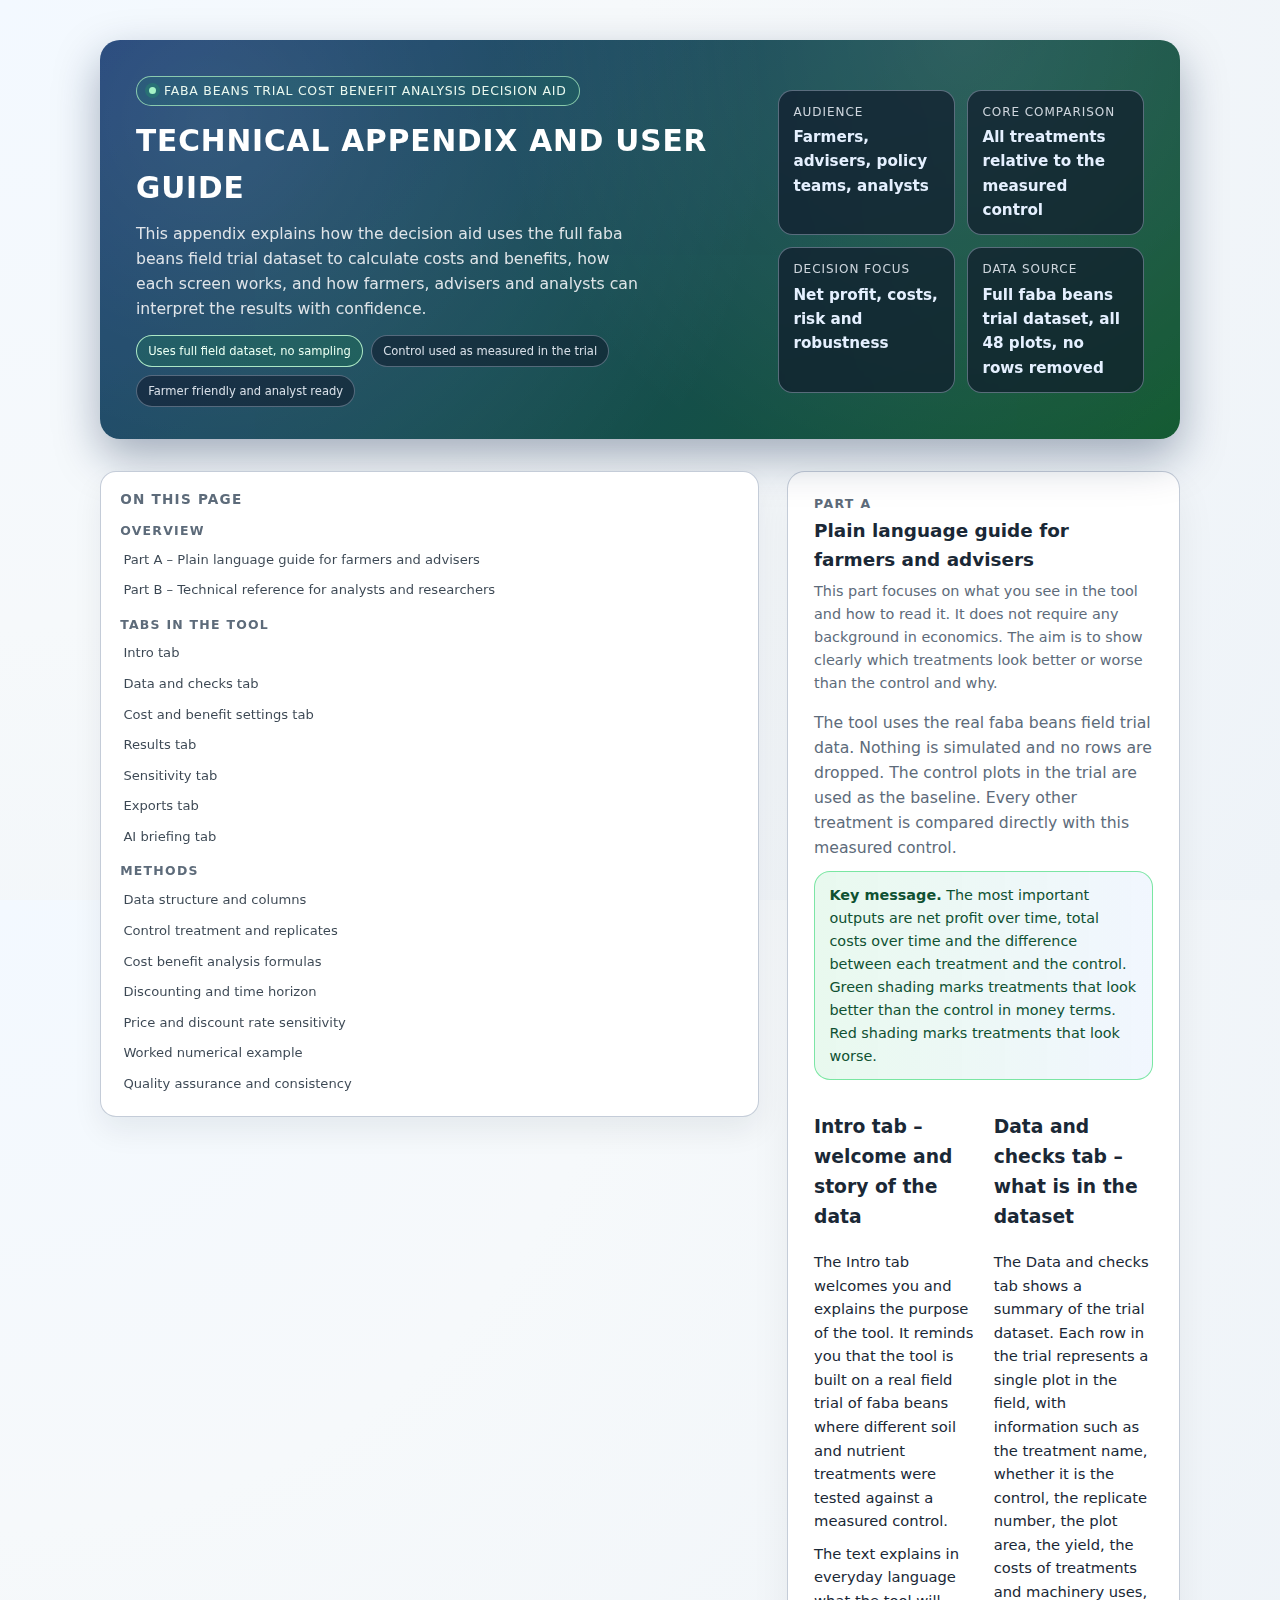
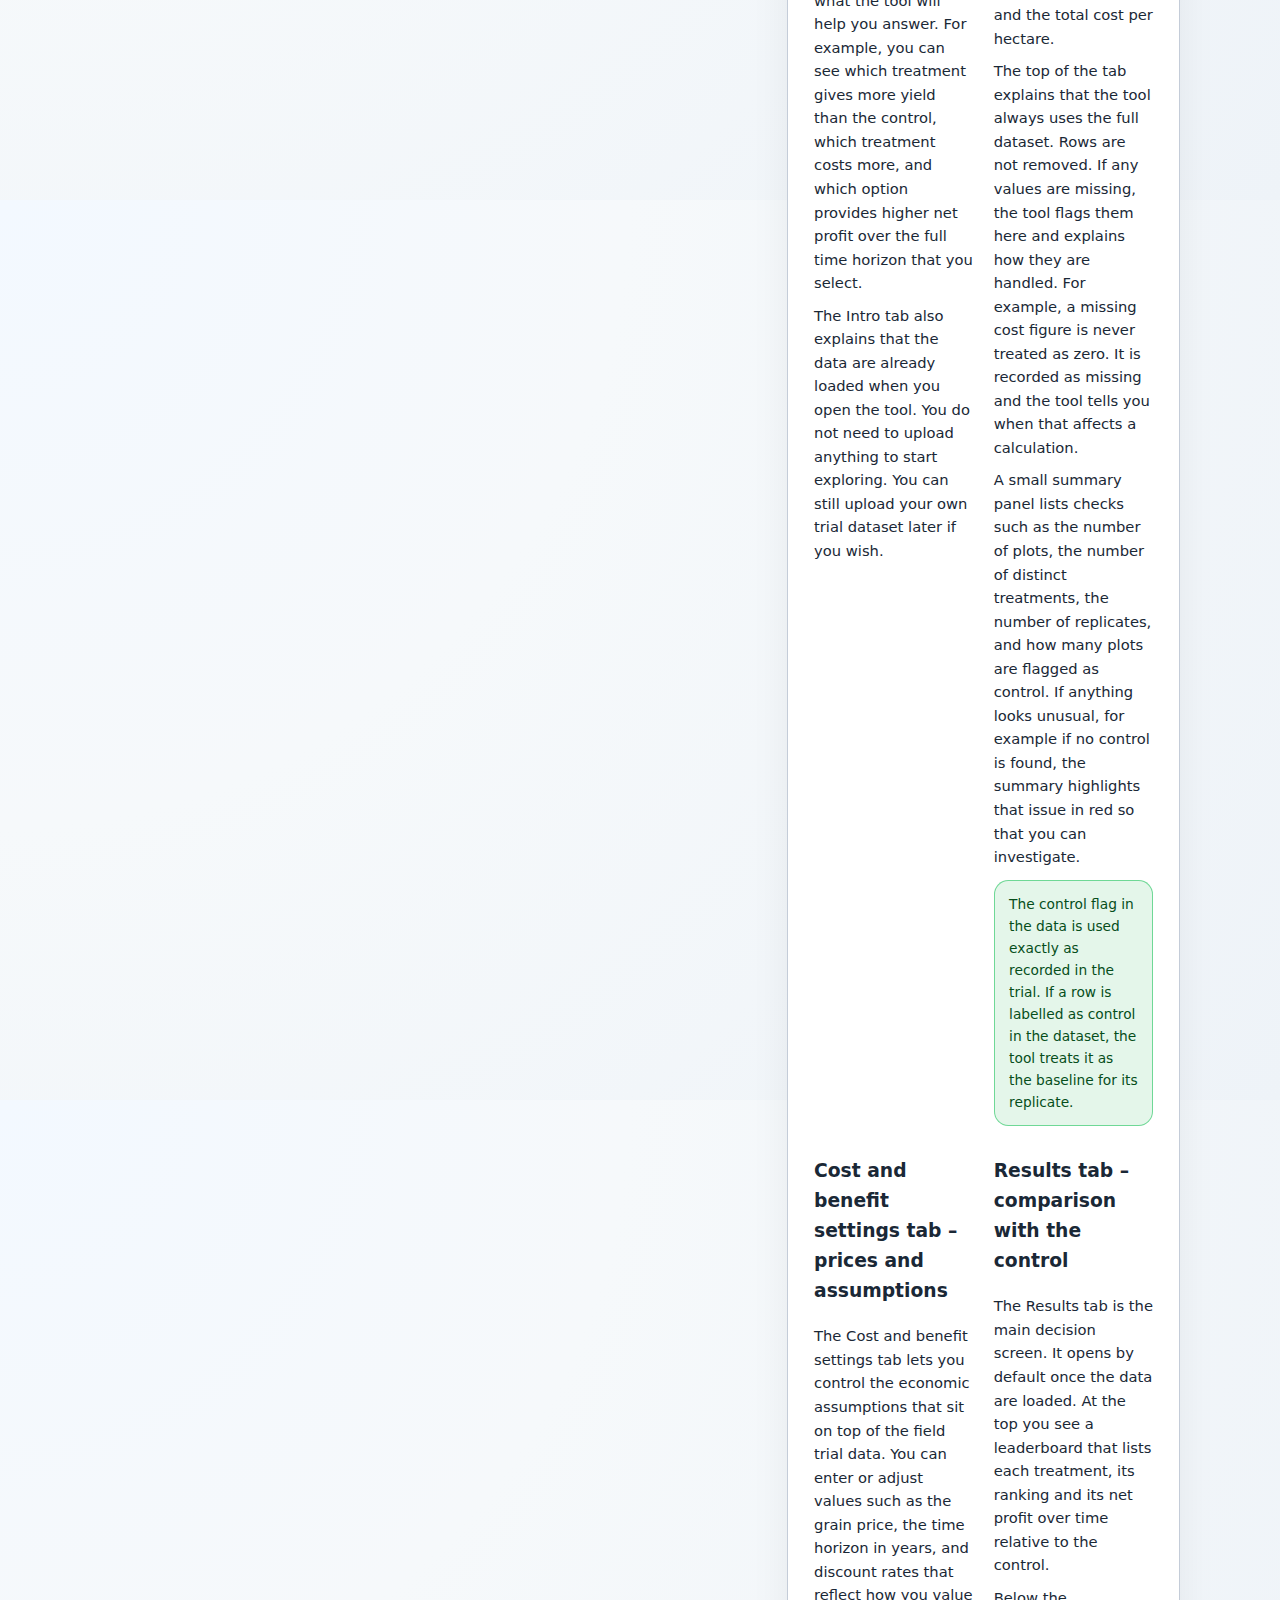
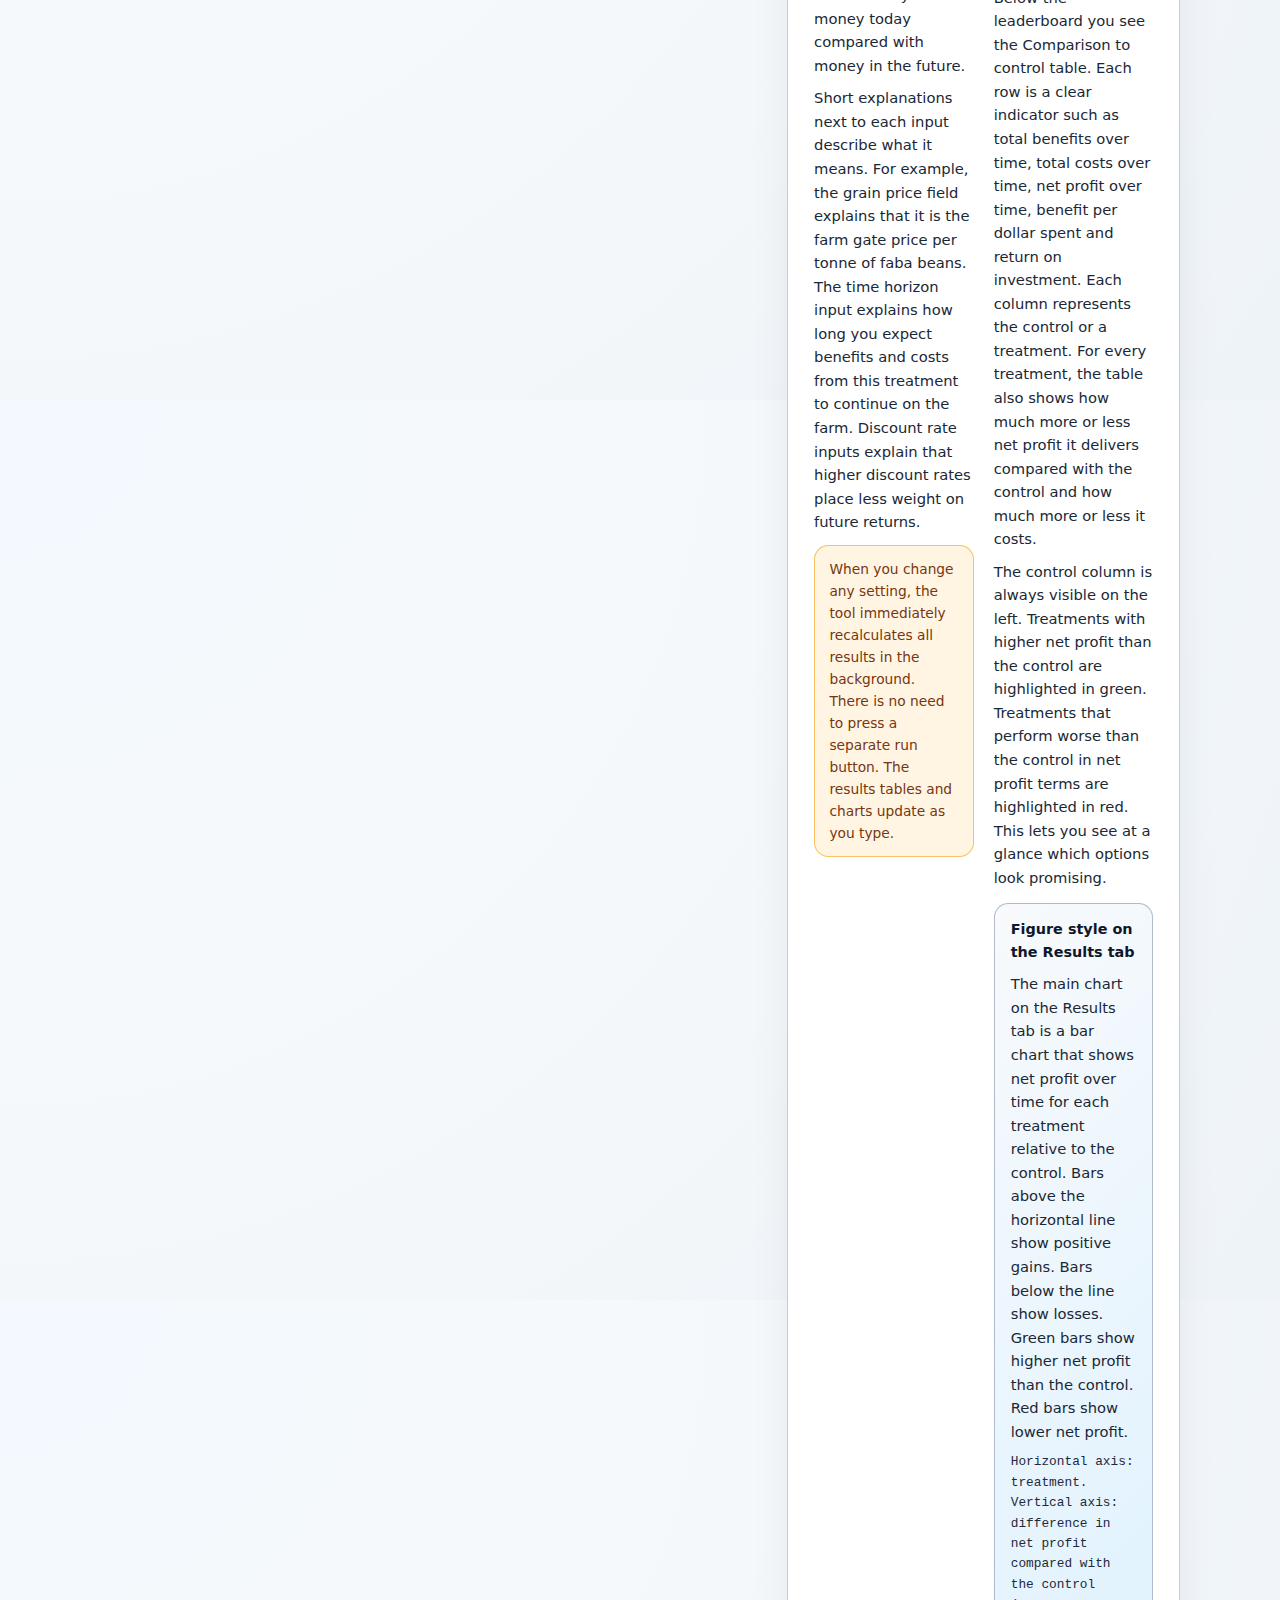
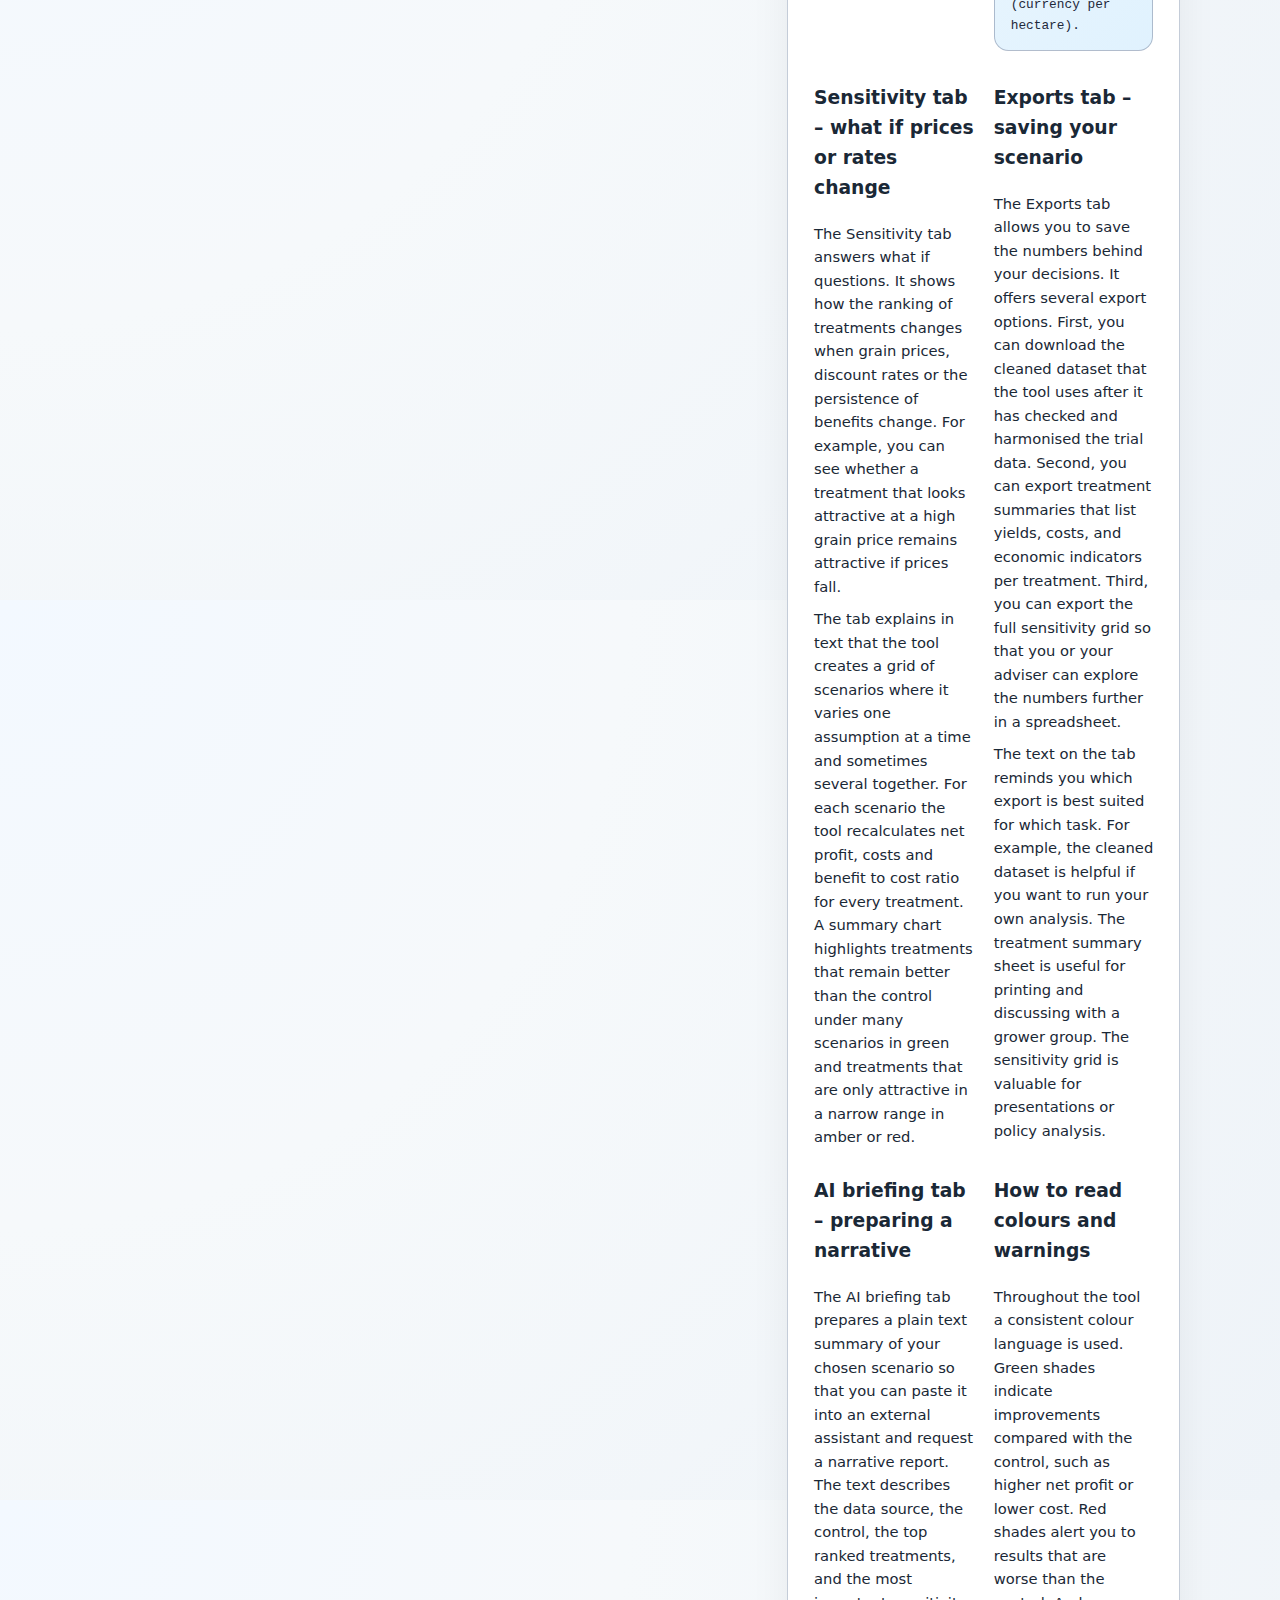
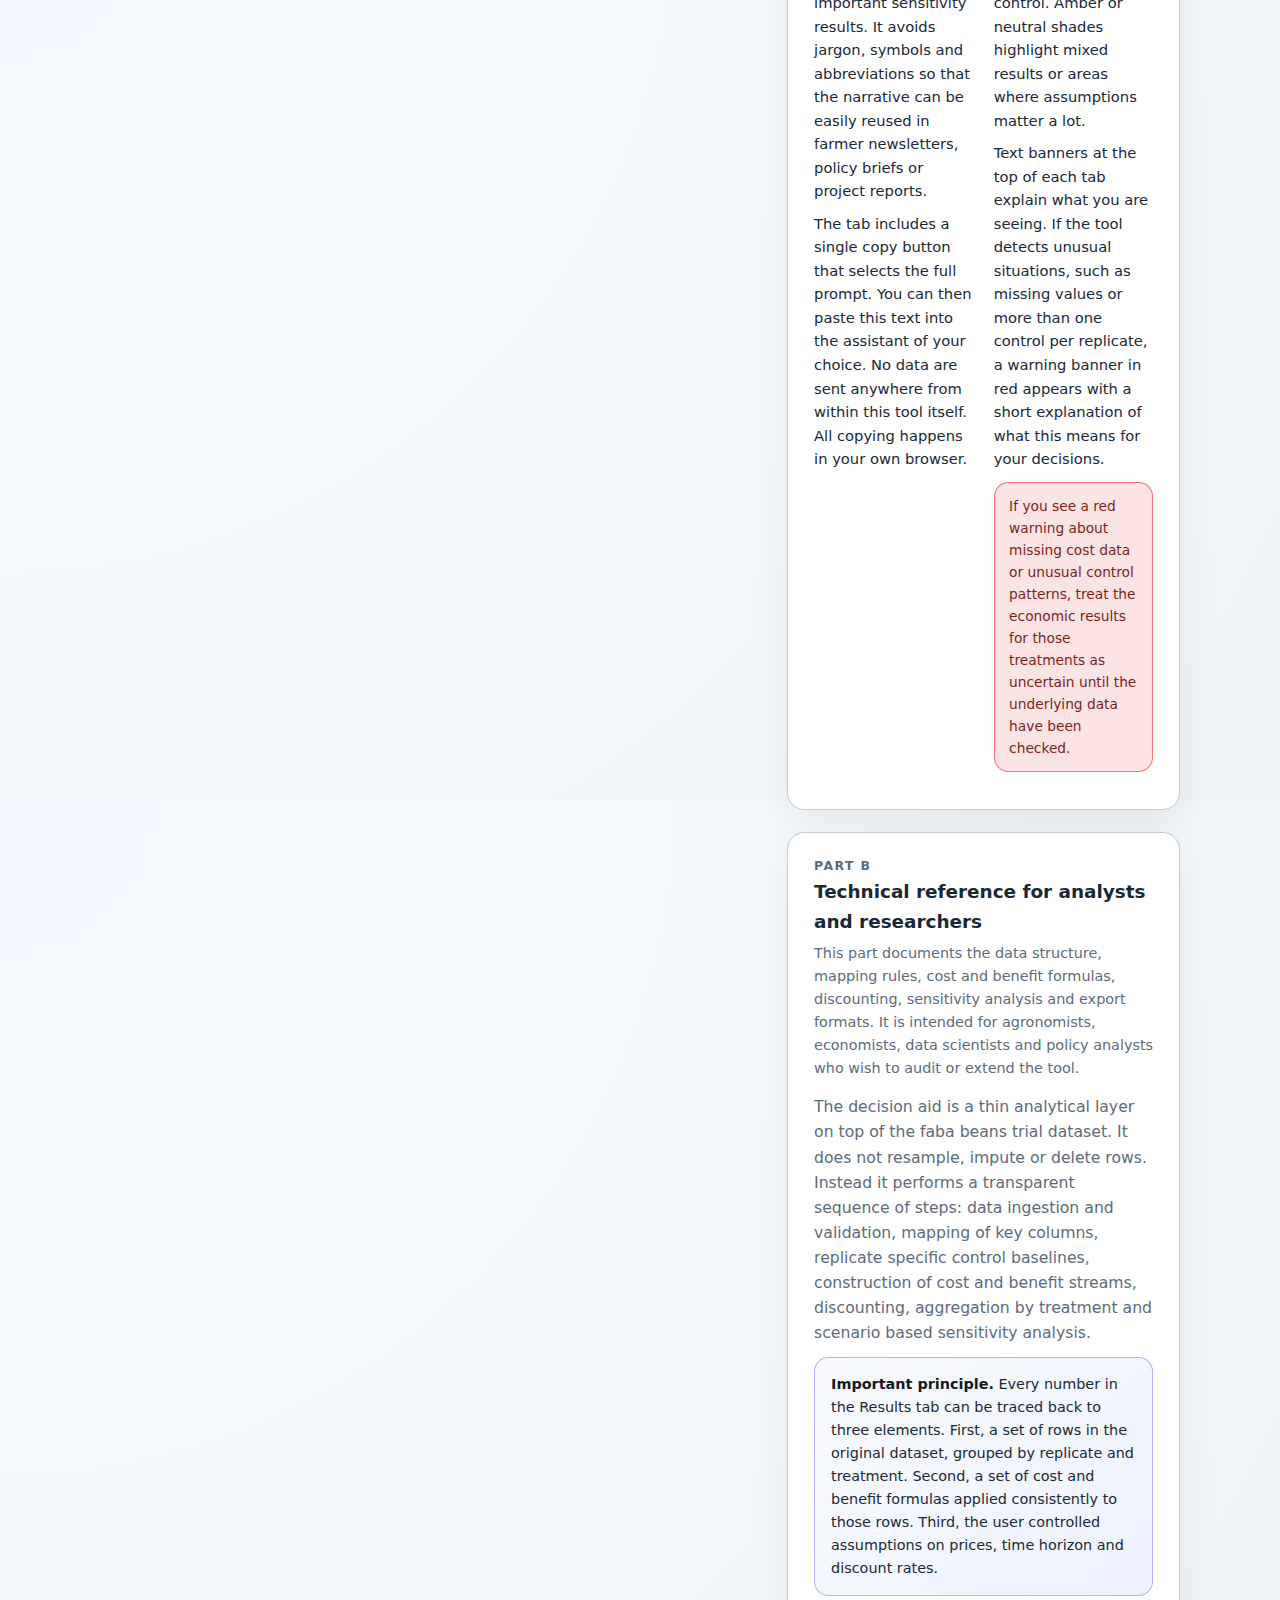
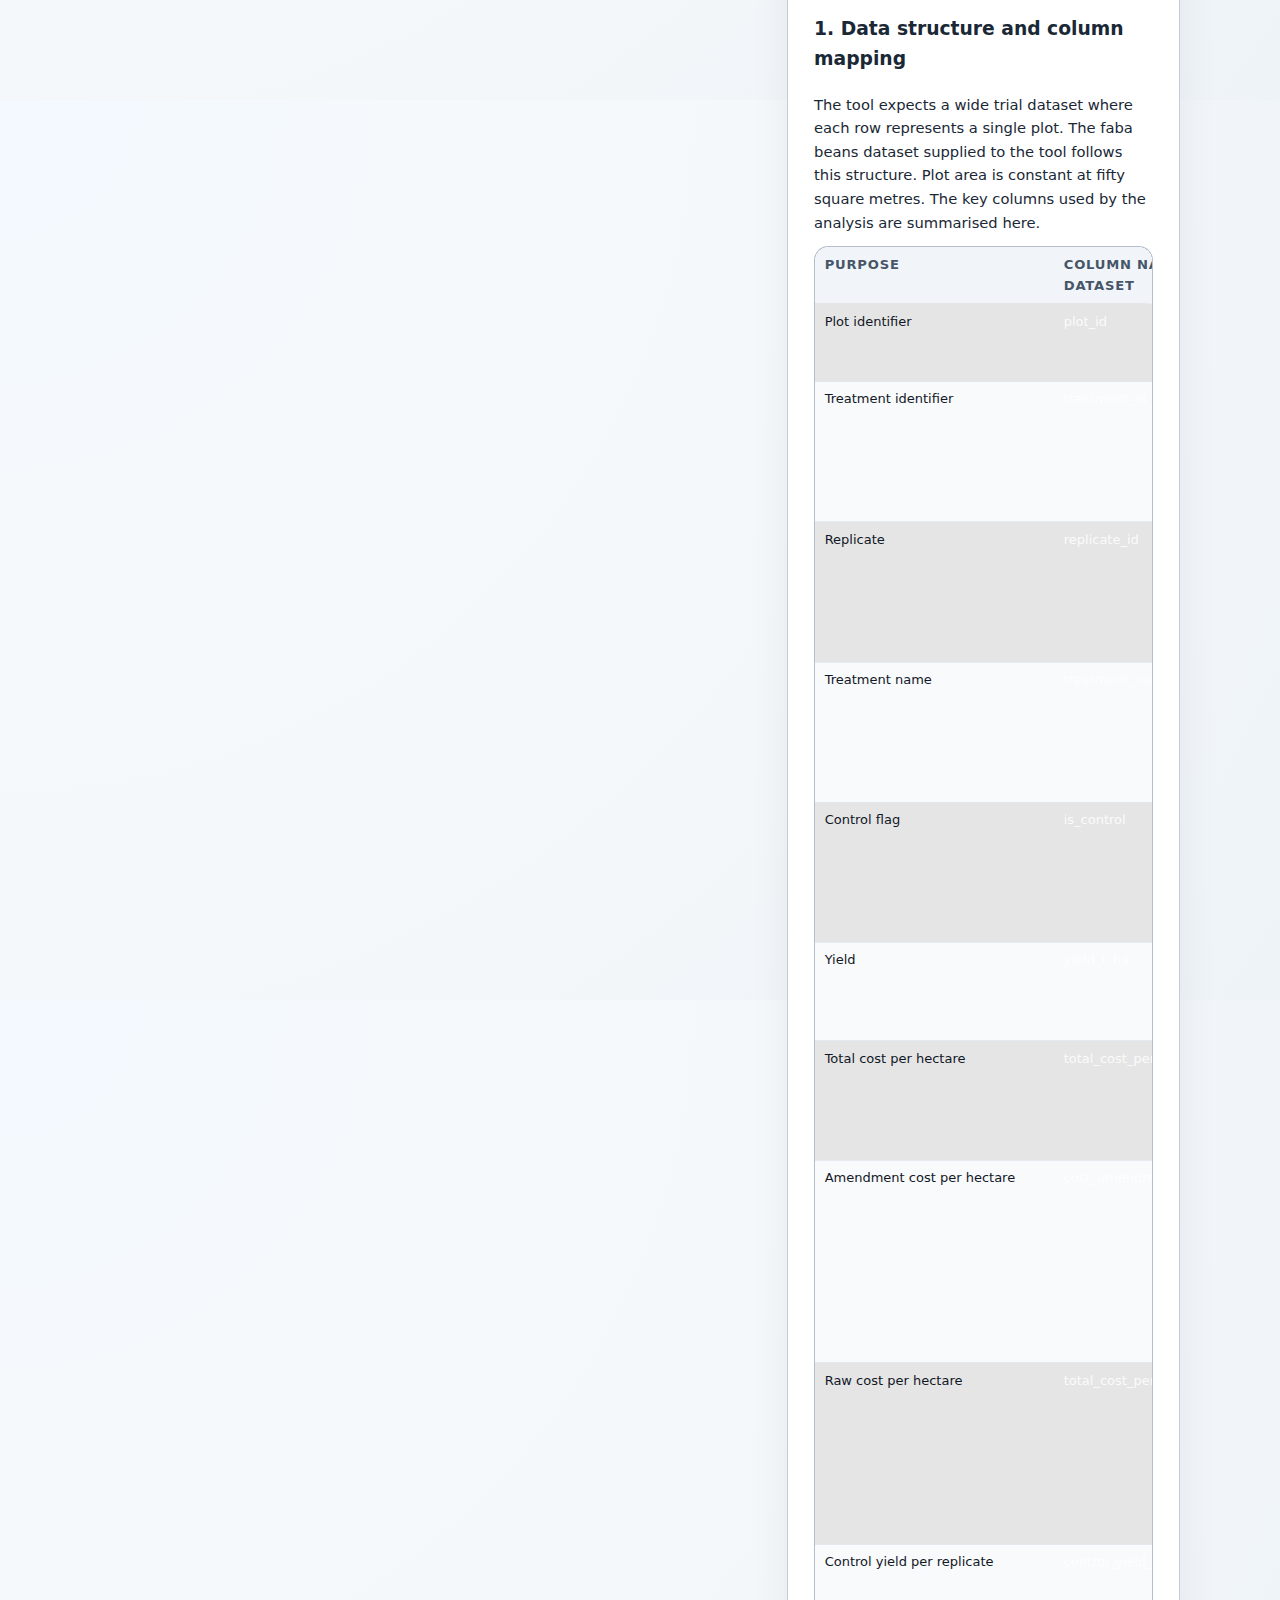
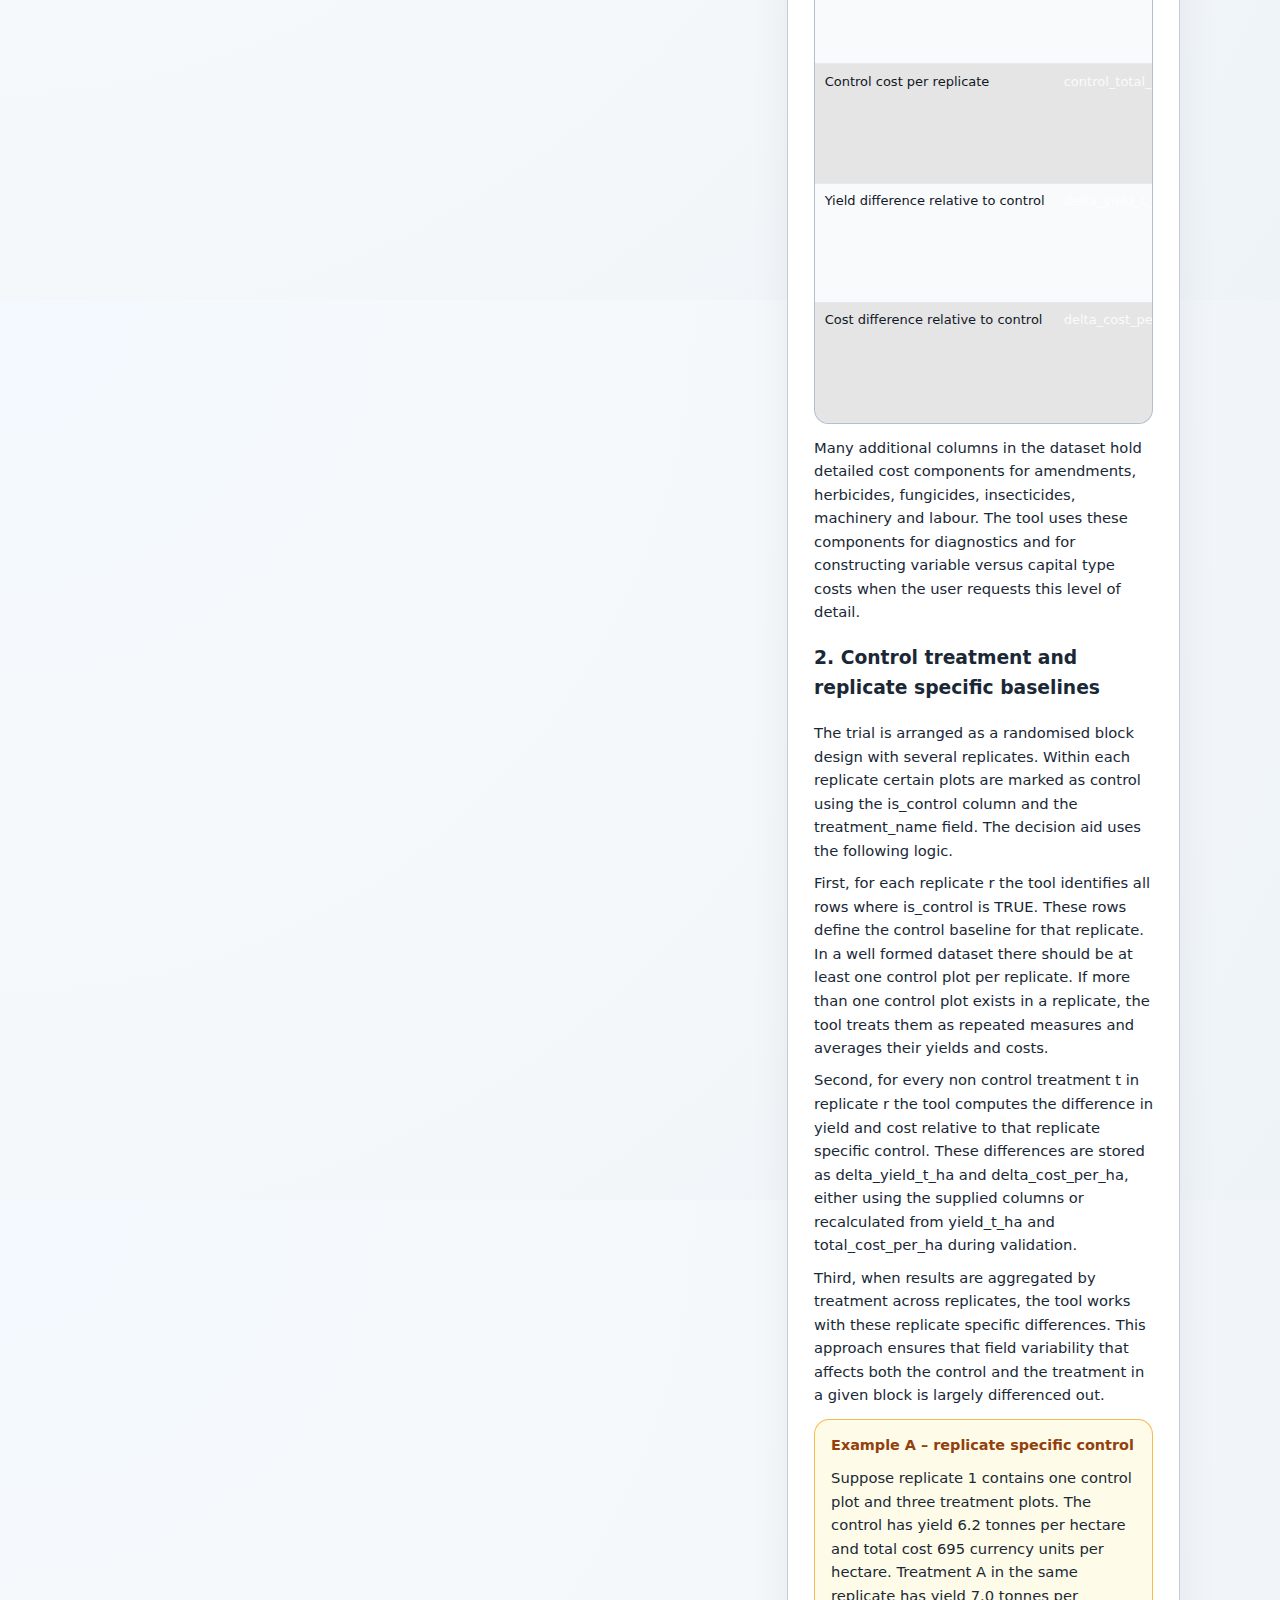
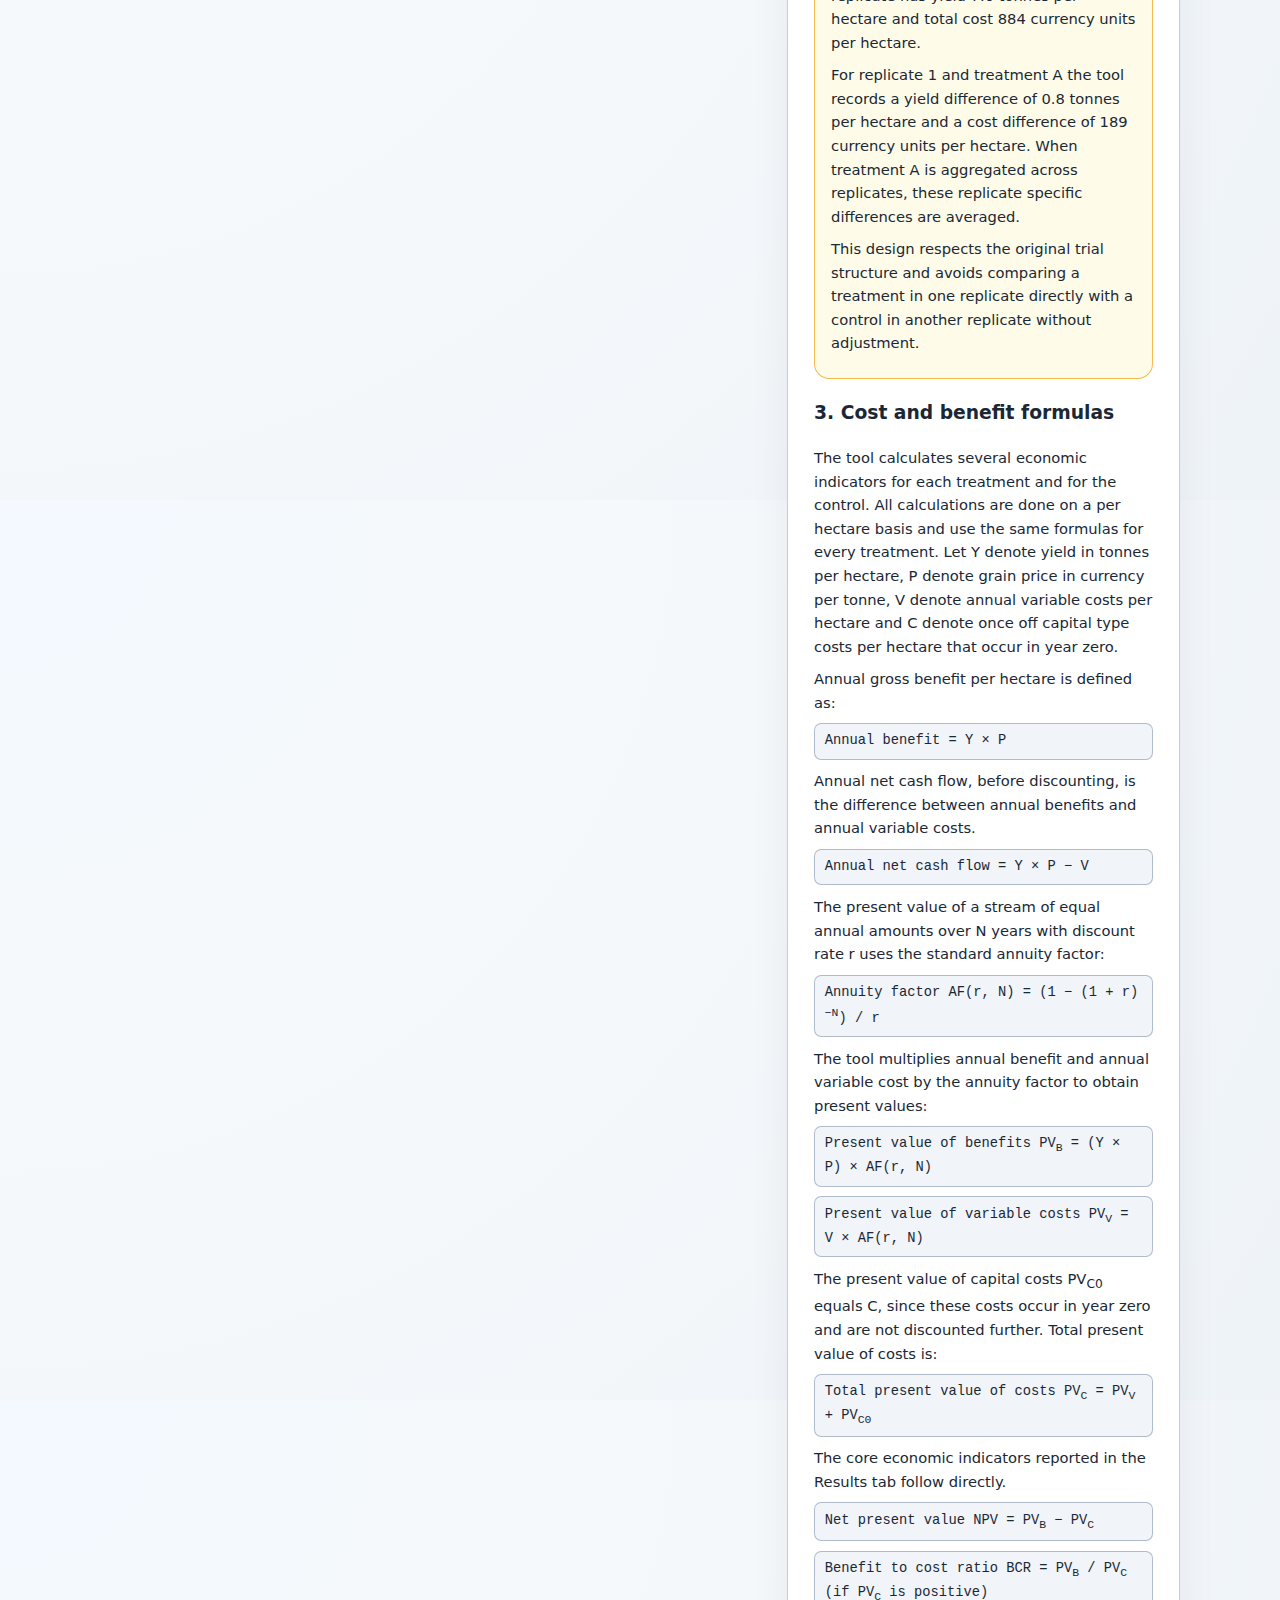
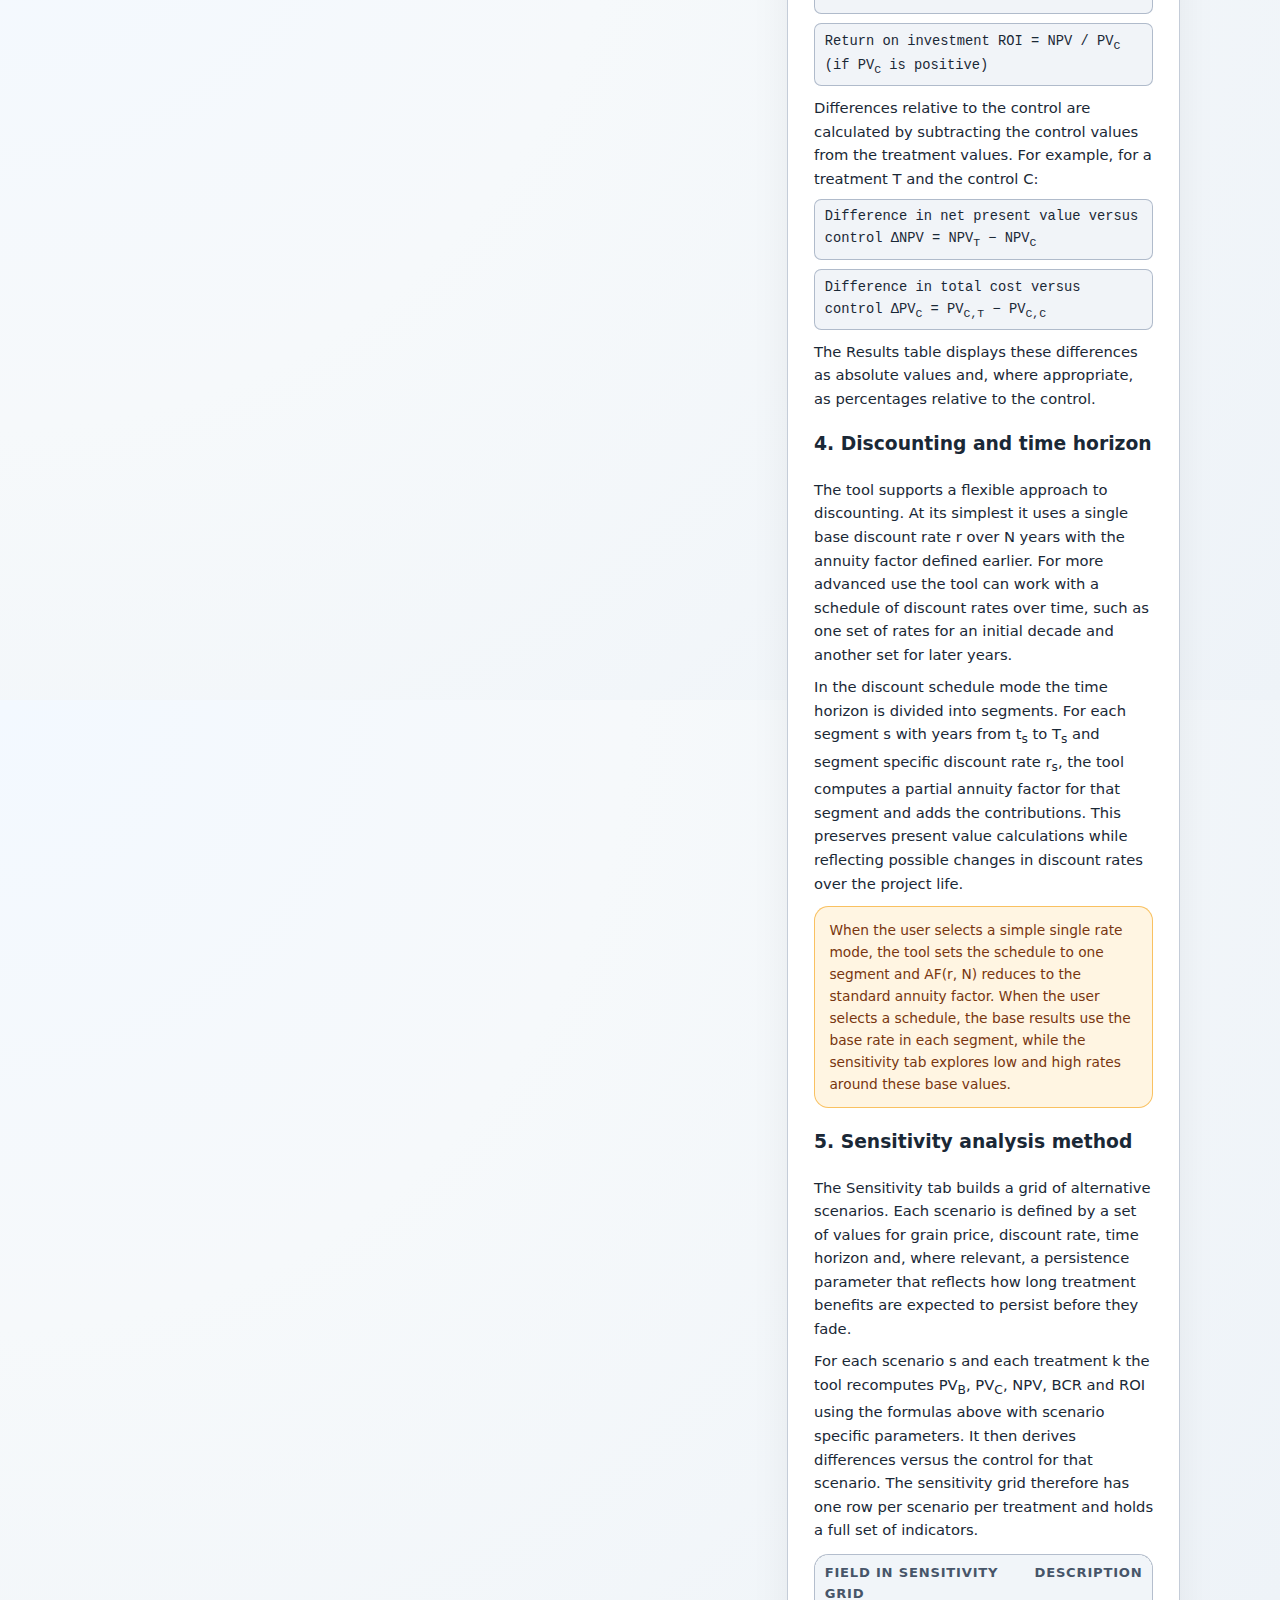
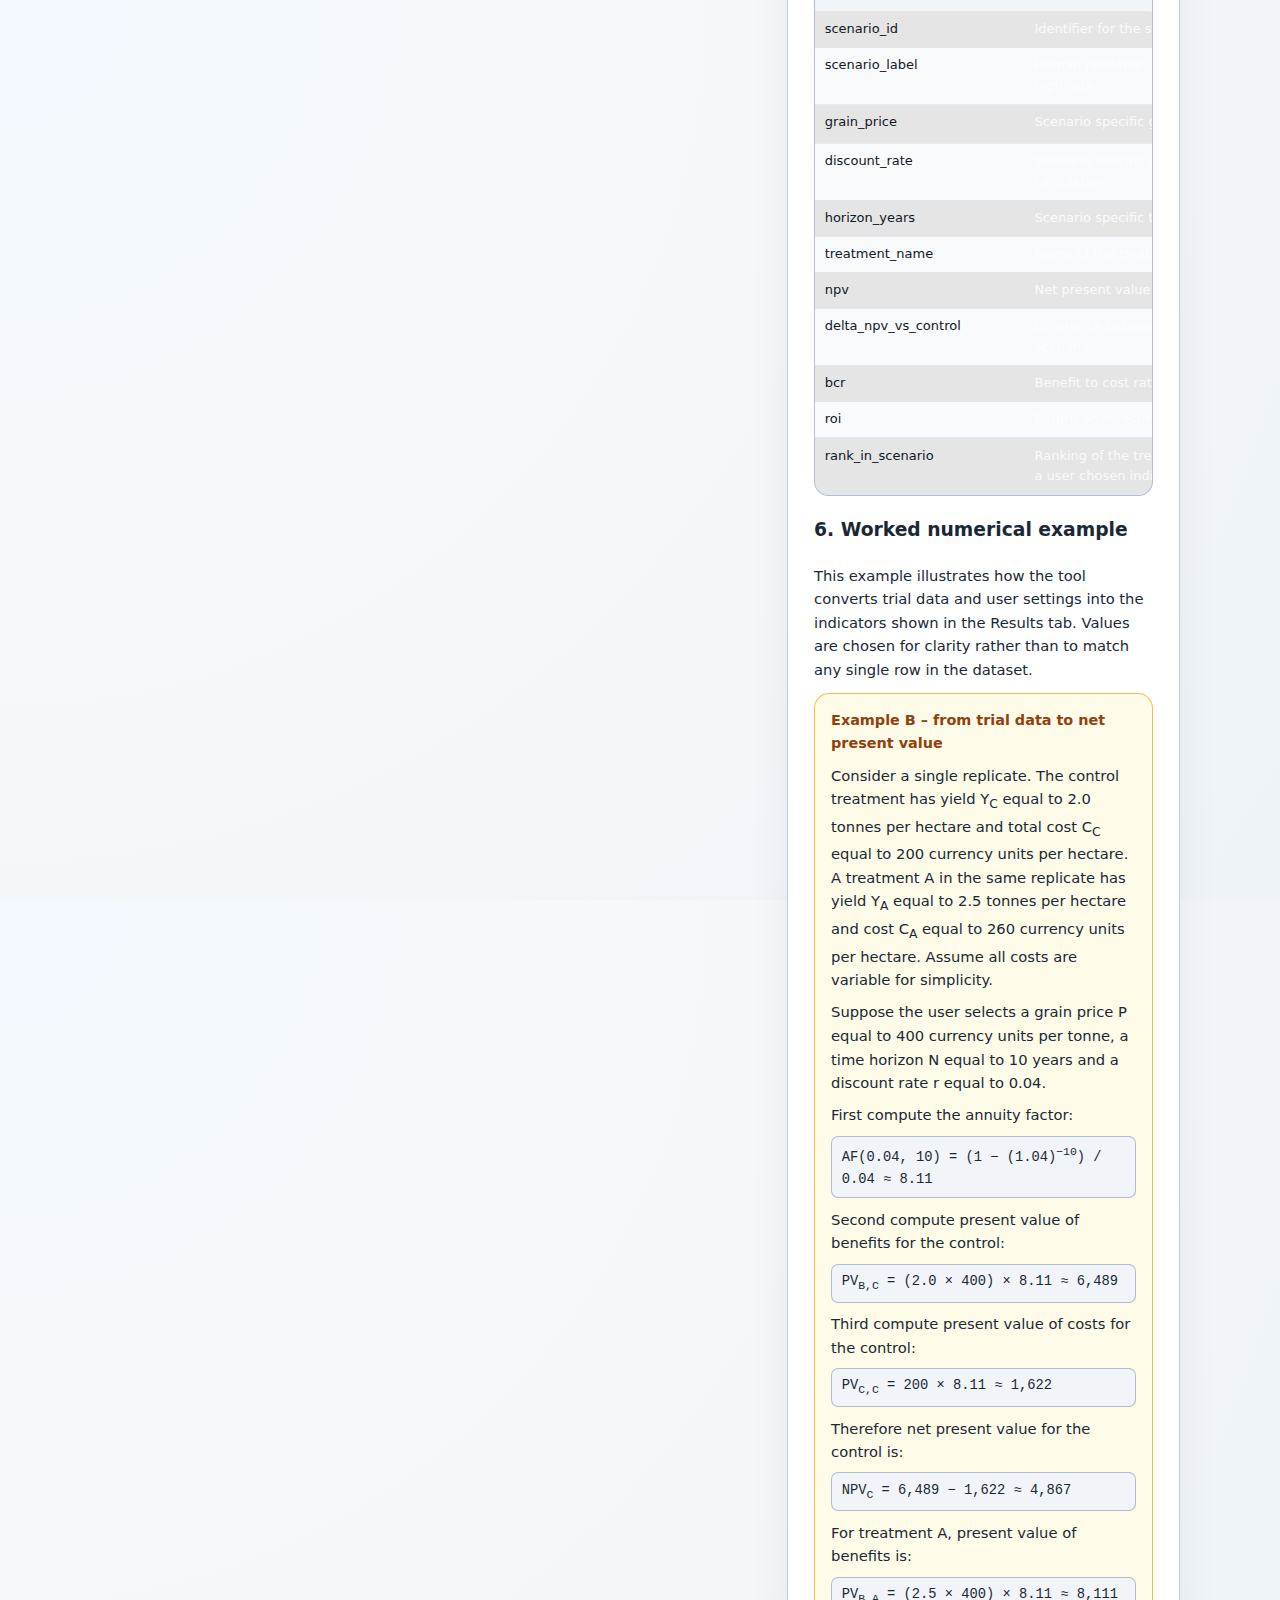
<file: technical-appendix.html>
<!doctype html>
<html lang="en">
<head>
  <meta charset="utf-8" />
  <title>Technical Appendix – Faba Beans Trial CBA Decision Aid</title>
  <meta name="viewport" content="width=device-width, initial-scale=1" />
  <meta name="description" content="Technical appendix for the Faba Beans Trial Cost Benefit Analysis Decision Aid. Explains data, methods, formulas and practical interpretation for farmers, advisers and analysts." />
  <link rel="stylesheet" href="styles.css" />

  <style>
    :root {
      --ta-bg: #f6f9fb;
      --ta-surface: #ffffff;
      --ta-border: #d3dce6;
      --ta-text: #1a2836;
      --ta-muted: #5d6b7a;
      --ta-accent: #2f6fbb;
      --ta-accent-soft: #e2efff;
      --ta-good: #1b8b3b;
      --ta-good-soft: #e4f6ea;
      --ta-risk: #c62828;
      --ta-risk-soft: #fde4e4;
      --ta-neutral: #956315;
      --ta-neutral-soft: #fff5e2;
      --ta-code-bg: #f1f4f8;
      --ta-mono: "SF Mono", Menlo, Consolas, "Liberation Mono", monospace;
      --ta-body: system-ui, -apple-system, BlinkMacSystemFont, "Segoe UI", Roboto, "Helvetica Neue", Arial, sans-serif;
    }

    body.ta-appendix {
      background: radial-gradient(circle at top left, #f3f9ff 0, #f6f9fb 40%, #eef3f8 100%);
      color: var(--ta-text);
      font-family: var(--ta-body);
      line-height: 1.6;
    }

    .ta-shell {
      max-width: 1120px;
      margin: 0 auto;
      padding: 2.5rem 1.25rem 3rem;
    }

    .ta-header {
      background: linear-gradient(135deg, #153b72, #145a32);
      border-radius: 1.25rem;
      padding: 2.25rem 2.25rem 2rem;
      color: #ffffff;
      box-shadow: 0 18px 45px rgba(10, 31, 68, 0.35);
      position: relative;
      overflow: hidden;
    }

    .ta-header::after {
      content: "";
      position: absolute;
      inset: 0;
      background:
        radial-gradient(circle at 10% 20%, rgba(255, 255, 255, 0.15), transparent 55%),
        radial-gradient(circle at 80% 0, rgba(255, 255, 255, 0.12), transparent 50%);
      opacity: 0.9;
      pointer-events: none;
    }

    .ta-header-inner {
      position: relative;
      z-index: 1;
      display: grid;
      grid-template-columns: minmax(0, 2fr) minmax(0, 1.2fr);
      gap: 2rem;
      align-items: center;
    }

    .ta-badge {
      display: inline-flex;
      align-items: center;
      gap: 0.5rem;
      padding: 0.25rem 0.75rem;
      border-radius: 999px;
      background: rgba(7, 177, 93, 0.1);
      border: 1px solid rgba(163, 230, 189, 0.8);
      font-size: 0.78rem;
      letter-spacing: 0.06em;
      text-transform: uppercase;
      color: #e9f8ef;
    }

    .ta-badge-dot {
      width: 7px;
      height: 7px;
      border-radius: 999px;
      background: #a5f3c7;
      box-shadow: 0 0 0 4px rgba(34, 197, 94, 0.2);
    }

    .ta-title {
      font-size: 1.85rem;
      font-weight: 650;
      letter-spacing: 0.03em;
      text-transform: uppercase;
      margin: 0.75rem 0 0.5rem;
    }

    .ta-subtitle {
      margin: 0;
      font-size: 0.98rem;
      max-width: 32rem;
      color: rgba(243, 244, 246, 0.9);
    }

    .ta-header-stats {
      display: grid;
      grid-template-columns: repeat(2, minmax(0, 1fr));
      gap: 0.75rem;
      font-size: 0.8rem;
    }

    .ta-stat-card {
      background: rgba(15, 23, 42, 0.68);
      border-radius: 0.9rem;
      padding: 0.75rem 0.9rem;
      border: 1px solid rgba(148, 163, 184, 0.55);
      backdrop-filter: blur(8px);
    }

    .ta-stat-label {
      font-size: 0.75rem;
      text-transform: uppercase;
      letter-spacing: 0.08em;
      color: rgba(226, 232, 240, 0.9);
      margin-bottom: 0.2rem;
    }

    .ta-stat-value {
      font-size: 0.95rem;
      font-weight: 600;
      color: #e5f0ff;
    }

    .ta-chip-row {
      margin-top: 0.9rem;
      display: flex;
      flex-wrap: wrap;
      gap: 0.5rem;
    }

    .ta-chip {
      padding: 0.35rem 0.7rem;
      border-radius: 999px;
      font-size: 0.72rem;
      background: rgba(15, 23, 42, 0.55);
      border: 1px solid rgba(148, 163, 184, 0.5);
      color: rgba(226, 232, 240, 0.95);
    }

    .ta-chip.good {
      background: rgba(22, 163, 74, 0.18);
      border-color: rgba(187, 247, 208, 0.9);
      color: #eafff2;
    }

    .ta-main {
      margin-top: 2rem;
      display: grid;
      grid-template-columns: minmax(0, 2.1fr) minmax(0, 1.25fr);
      gap: 1.75rem;
      align-items: flex-start;
    }

    @media (max-width: 960px) {
      .ta-header-inner {
        grid-template-columns: minmax(0, 1fr);
      }
      .ta-main {
        grid-template-columns: minmax(0, 1fr);
      }
    }

    .ta-nav {
      background: var(--ta-surface);
      border-radius: 1rem;
      padding: 1.1rem 1.2rem;
      border: 1px solid rgba(148, 163, 184, 0.55);
      box-shadow: 0 14px 30px rgba(15, 23, 42, 0.07);
      position: sticky;
      top: 1.5rem;
    }

    .ta-nav-title {
      font-size: 0.85rem;
      font-weight: 600;
      text-transform: uppercase;
      letter-spacing: 0.09em;
      color: var(--ta-muted);
      margin-bottom: 0.5rem;
    }

    .ta-nav-section-title {
      font-size: 0.78rem;
      font-weight: 600;
      text-transform: uppercase;
      letter-spacing: 0.1em;
      color: var(--ta-muted);
      margin-top: 0.6rem;
      margin-bottom: 0.2rem;
    }

    .ta-nav-link {
      display: block;
      font-size: 0.82rem;
      padding: 0.3rem 0.2rem;
      text-decoration: none;
      color: var(--ta-text);
      border-radius: 0.35rem;
      transition: background 0.12s ease, color 0.12s ease, transform 0.08s ease;
    }

    .ta-nav-link span {
      opacity: 0.85;
    }

    .ta-nav-link:hover {
      background: var(--ta-accent-soft);
      color: var(--ta-accent);
      transform: translateX(2px);
    }

    .ta-section {
      background: rgba(255, 255, 255, 0.98);
      border-radius: 1.1rem;
      padding: 1.4rem 1.6rem 1.6rem;
      border: 1px solid rgba(148, 163, 184, 0.55);
      box-shadow: 0 18px 40px rgba(15, 23, 42, 0.06);
      margin-bottom: 1.4rem;
    }

    .ta-section:last-of-type {
      margin-bottom: 0;
    }

    .ta-section-header {
      margin-bottom: 0.75rem;
    }

    .ta-section-kicker {
      text-transform: uppercase;
      letter-spacing: 0.11em;
      font-size: 0.78rem;
      color: var(--ta-muted);
      font-weight: 600;
      margin-bottom: 0.1rem;
    }

    .ta-section-title {
      font-size: 1.15rem;
      font-weight: 640;
      margin: 0;
      color: var(--ta-text);
    }

    .ta-section-subtitle {
      margin-top: 0.35rem;
      font-size: 0.9rem;
      color: var(--ta-muted);
    }

    .ta-body p {
      margin: 0.55rem 0;
      font-size: 0.92rem;
      color: var(--ta-text);
    }

    .ta-body p.lead {
      font-size: 0.98rem;
      color: var(--ta-muted);
      margin-top: 0.2rem;
      margin-bottom: 0.7rem;
    }

    .ta-pill-banner {
      border-radius: 1rem;
      padding: 0.7rem 0.9rem;
      font-size: 0.9rem;
      background: linear-gradient(90deg, rgba(34, 197, 94, 0.1), rgba(59, 130, 246, 0.07));
      border: 1px solid rgba(74, 222, 128, 0.7);
      color: #0f5132;
      margin: 0.5rem 0 0.8rem;
    }

    .ta-pill-banner strong {
      font-weight: 650;
    }

    .ta-note {
      border-radius: 0.9rem;
      padding: 0.75rem 0.9rem;
      font-size: 0.86rem;
      margin: 0.7rem 0;
    }

    .ta-note.good {
      background: var(--ta-good-soft);
      border: 1px solid rgba(34, 197, 94, 0.6);
      color: #064e1b;
    }

    .ta-note.risk {
      background: var(--ta-risk-soft);
      border: 1px solid rgba(239, 68, 68, 0.7);
      color: #7f1d1d;
    }

    .ta-note.neutral {
      background: var(--ta-neutral-soft);
      border: 1px solid rgba(245, 158, 11, 0.6);
      color: #78350f;
    }

    .ta-badge-inline {
      display: inline-flex;
      align-items: center;
      justify-content: center;
      padding: 0.08rem 0.55rem;
      border-radius: 999px;
      font-size: 0.72rem;
      font-weight: 600;
      letter-spacing: 0.06em;
      text-transform: uppercase;
      border: 1px solid rgba(148, 163, 184, 0.7);
      background: #f8fafc;
      color: #0f172a;
      margin-left: 0.25rem;
      vertical-align: baseline;
    }

    .ta-badge-inline.good {
      background: #e4f6ea;
      border-color: rgba(22, 163, 74, 0.6);
      color: #065f46;
    }

    .ta-badge-inline.risk {
      background: #fde4e4;
      border-color: rgba(220, 38, 38, 0.7);
      color: #7f1d1d;
    }

    .ta-badge-inline.neutral {
      background: #fff5e2;
      border-color: rgba(245, 158, 11, 0.8);
      color: #92400e;
    }

    .ta-grid-two {
      display: grid;
      grid-template-columns: minmax(0, 1.1fr) minmax(0, 1.1fr);
      gap: 1rem 1.25rem;
    }

    @media (max-width: 800px) {
      .ta-grid-two {
        grid-template-columns: minmax(0, 1fr);
      }
    }

    .ta-callout {
      border-radius: 0.9rem;
      padding: 0.9rem 1rem;
      background: linear-gradient(135deg, #f8fafc, #eef2ff);
      border: 1px solid rgba(129, 140, 248, 0.6);
      margin: 0.75rem 0;
      font-size: 0.9rem;
    }

    .ta-callout strong {
      font-weight: 650;
      color: #111827;
    }

    .ta-table-wrapper {
      margin: 0.75rem 0;
      border-radius: 0.9rem;
      border: 1px solid rgba(148, 163, 184, 0.7);
      overflow: hidden;
      background: #ffffff;
    }

    .ta-table-scroll {
      width: 100%;
      overflow-x: auto;
    }

    table.ta-table {
      width: 100%;
      border-collapse: collapse;
      font-size: 0.88rem;
      min-width: 640px;
    }

    table.ta-table th,
    table.ta-table td {
      padding: 0.45rem 0.6rem;
      border-bottom: 1px solid rgba(226, 232, 240, 0.9);
      text-align: left;
      vertical-align: top;
    }

    table.ta-table th {
      background: #f1f5f9;
      font-weight: 600;
      font-size: 0.82rem;
      text-transform: uppercase;
      letter-spacing: 0.06em;
      color: #475569;
    }

    table.ta-table tr:nth-child(even) td {
      background: #f9fafb;
    }

    table.ta-table td.label {
      font-weight: 500;
      white-space: nowrap;
      color: #111827;
    }

    .ta-figure {
      border-radius: 0.9rem;
      padding: 0.85rem 1rem;
      background: linear-gradient(135deg, #f8fafc, #e0f2fe);
      border: 1px solid rgba(148, 163, 184, 0.7);
      margin: 0.85rem 0;
      font-size: 0.9rem;
    }

    .ta-figure-title {
      font-weight: 630;
      margin-bottom: 0.25rem;
      color: #0f172a;
    }

    .ta-figure-axes {
      font-family: var(--ta-mono);
      font-size: 0.8rem;
      color: #1e293b;
      margin-top: 0.1rem;
    }

    .ta-math {
      font-family: var(--ta-mono);
      font-size: 0.86rem;
      background: var(--ta-code-bg);
      padding: 0.22rem 0.4rem;
      border-radius: 0.35rem;
      border: 1px solid rgba(148, 163, 184, 0.6);
      white-space: nowrap;
    }

    .ta-equation-block {
      font-family: var(--ta-mono);
      font-size: 0.86rem;
      background: var(--ta-code-bg);
      padding: 0.4rem 0.6rem;
      border-radius: 0.45rem;
      border: 1px solid rgba(148, 163, 184, 0.7);
      margin: 0.4rem 0 0.6rem;
      overflow-x: auto;
    }

    .ta-example-box {
      border-radius: 0.95rem;
      padding: 0.9rem 1rem;
      background: #fefce8;
      border: 1px solid rgba(245, 158, 11, 0.7);
      margin: 0.75rem 0;
      font-size: 0.9rem;
    }

    .ta-example-title {
      font-weight: 640;
      color: #92400e;
      margin-bottom: 0.3rem;
    }

    .ta-example-step {
      margin: 0.2rem 0;
    }

    .ta-example-note {
      margin-top: 0.45rem;
      font-size: 0.86rem;
      color: #78350f;
    }

    .ta-tag-row {
      display: flex;
      flex-wrap: wrap;
      gap: 0.35rem;
      margin-top: 0.35rem;
    }

    .ta-tag {
      font-size: 0.72rem;
      padding: 0.12rem 0.55rem;
      border-radius: 999px;
      border: 1px solid rgba(148, 163, 184, 0.7);
      background: #f9fafb;
      color: #475569;
    }

    .ta-tag.good {
      border-color: rgba(22, 163, 74, 0.7);
      background: #e4f6ea;
      color: #14532d;
    }

    .ta-tag.risk {
      border-color: rgba(220, 38, 38, 0.8);
      background: #fde4e4;
      color: #7f1d1d;
    }

    .ta-footer {
      margin-top: 2rem;
      padding-top: 1.2rem;
      border-top: 1px solid rgba(148, 163, 184, 0.6);
      font-size: 0.8rem;
      color: var(--ta-muted);
    }

    .ta-footer a {
      color: var(--ta-accent);
      text-decoration: none;
    }

    .ta-footer a:hover {
      text-decoration: underline;
    }
  </style>
</head>
<body class="ta-appendix">
  <div class="ta-shell">
    <header class="ta-header">
      <div class="ta-header-inner">
        <div>
          <div class="ta-badge">
            <span class="ta-badge-dot"></span>
            <span>Faba Beans Trial Cost Benefit Analysis Decision Aid</span>
          </div>
          <h1 class="ta-title">Technical Appendix and User Guide</h1>
          <p class="ta-subtitle">
            This appendix explains how the decision aid uses the full faba beans field trial dataset to calculate costs and benefits, how each screen works, and how farmers, advisers and analysts can interpret the results with confidence.
          </p>
          <div class="ta-chip-row">
            <span class="ta-chip good">Uses full field dataset, no sampling</span>
            <span class="ta-chip">Control used as measured in the trial</span>
            <span class="ta-chip">Farmer friendly and analyst ready</span>
          </div>
        </div>
        <div class="ta-header-stats">
          <div class="ta-stat-card">
            <div class="ta-stat-label">Audience</div>
            <div class="ta-stat-value">Farmers, advisers, policy teams, analysts</div>
          </div>
          <div class="ta-stat-card">
            <div class="ta-stat-label">Core comparison</div>
            <div class="ta-stat-value">All treatments relative to the measured control</div>
          </div>
          <div class="ta-stat-card">
            <div class="ta-stat-label">Decision focus</div>
            <div class="ta-stat-value">Net profit, costs, risk and robustness</div>
          </div>
          <div class="ta-stat-card">
            <div class="ta-stat-label">Data source</div>
            <div class="ta-stat-value">Full faba beans trial dataset, all 48 plots, no rows removed</div>
          </div>
        </div>
      </div>
    </header>

    <main class="ta-main">
      <aside class="ta-nav" aria-label="On this page">
        <div class="ta-nav-title">On this page</div>

        <div class="ta-nav-section-title">Overview</div>
        <a href="#part-a" class="ta-nav-link"><span>Part A – Plain language guide for farmers and advisers</span></a>
        <a href="#part-b" class="ta-nav-link"><span>Part B – Technical reference for analysts and researchers</span></a>

        <div class="ta-nav-section-title">Tabs in the tool</div>
        <a href="#tab-intro" class="ta-nav-link"><span>Intro tab</span></a>
        <a href="#tab-data-checks" class="ta-nav-link"><span>Data and checks tab</span></a>
        <a href="#tab-settings" class="ta-nav-link"><span>Cost and benefit settings tab</span></a>
        <a href="#tab-results" class="ta-nav-link"><span>Results tab</span></a>
        <a href="#tab-sensitivity" class="ta-nav-link"><span>Sensitivity tab</span></a>
        <a href="#tab-exports" class="ta-nav-link"><span>Exports tab</span></a>
        <a href="#tab-ai" class="ta-nav-link"><span>AI briefing tab</span></a>

        <div class="ta-nav-section-title">Methods</div>
        <a href="#data-structure" class="ta-nav-link"><span>Data structure and columns</span></a>
        <a href="#control-treatment" class="ta-nav-link"><span>Control treatment and replicates</span></a>
        <a href="#cba-formulas" class="ta-nav-link"><span>Cost benefit analysis formulas</span></a>
        <a href="#discounting" class="ta-nav-link"><span>Discounting and time horizon</span></a>
        <a href="#sensitivity-method" class="ta-nav-link"><span>Price and discount rate sensitivity</span></a>
        <a href="#worked-example" class="ta-nav-link"><span>Worked numerical example</span></a>
        <a href="#quality-assurance" class="ta-nav-link"><span>Quality assurance and consistency</span></a>
      </aside>

      <div>
        <section class="ta-section" id="part-a">
          <div class="ta-section-header">
            <div class="ta-section-kicker">Part A</div>
            <h2 class="ta-section-title">Plain language guide for farmers and advisers</h2>
            <p class="ta-section-subtitle">
              This part focuses on what you see in the tool and how to read it. It does not require any background in economics. The aim is to show clearly which treatments look better or worse than the control and why.
            </p>
          </div>
          <div class="ta-body">
            <p class="lead">
              The tool uses the real faba beans field trial data. Nothing is simulated and no rows are dropped. The control plots in the trial are used as the baseline. Every other treatment is compared directly with this measured control.
            </p>

            <div class="ta-pill-banner">
              <strong>Key message.</strong> The most important outputs are net profit over time, total costs over time and the difference between each treatment and the control. Green shading marks treatments that look better than the control in money terms. Red shading marks treatments that look worse.
            </div>

            <div class="ta-grid-two">
              <div>
                <h3 id="tab-intro">Intro tab – welcome and story of the data</h3>
                <p>
                  The Intro tab welcomes you and explains the purpose of the tool. It reminds you that the tool is built on a real field trial of faba beans where different soil and nutrient treatments were tested against a measured control.
                </p>
                <p>
                  The text explains in everyday language what the tool will help you answer. For example, you can see which treatment gives more yield than the control, which treatment costs more, and which option provides higher net profit over the full time horizon that you select.
                </p>
                <p>
                  The Intro tab also explains that the data are already loaded when you open the tool. You do not need to upload anything to start exploring. You can still upload your own trial dataset later if you wish.
                </p>
              </div>
              <div>
                <h3 id="tab-data-checks">Data and checks tab – what is in the dataset</h3>
                <p>
                  The Data and checks tab shows a summary of the trial dataset. Each row in the trial represents a single plot in the field, with information such as the treatment name, whether it is the control, the replicate number, the plot area, the yield, the costs of treatments and machinery uses, and the total cost per hectare.
                </p>
                <p>
                  The top of the tab explains that the tool always uses the full dataset. Rows are not removed. If any values are missing, the tool flags them here and explains how they are handled. For example, a missing cost figure is never treated as zero. It is recorded as missing and the tool tells you when that affects a calculation.
                </p>
                <p>
                  A small summary panel lists checks such as the number of plots, the number of distinct treatments, the number of replicates, and how many plots are flagged as control. If anything looks unusual, for example if no control is found, the summary highlights that issue in red so that you can investigate.
                </p>
                <div class="ta-note good">
                  The control flag in the data is used exactly as recorded in the trial. If a row is labelled as control in the dataset, the tool treats it as the baseline for its replicate.
                </div>
              </div>
            </div>

            <div class="ta-grid-two">
              <div>
                <h3 id="tab-settings">Cost and benefit settings tab – prices and assumptions</h3>
                <p>
                  The Cost and benefit settings tab lets you control the economic assumptions that sit on top of the field trial data. You can enter or adjust values such as the grain price, the time horizon in years, and discount rates that reflect how you value money today compared with money in the future.
                </p>
                <p>
                  Short explanations next to each input describe what it means. For example, the grain price field explains that it is the farm gate price per tonne of faba beans. The time horizon input explains how long you expect benefits and costs from this treatment to continue on the farm. Discount rate inputs explain that higher discount rates place less weight on future returns.
                </p>
                <div class="ta-note neutral">
                  When you change any setting, the tool immediately recalculates all results in the background. There is no need to press a separate run button. The results tables and charts update as you type.
                </div>
              </div>
              <div>
                <h3 id="tab-results">Results tab – comparison with the control</h3>
                <p>
                  The Results tab is the main decision screen. It opens by default once the data are loaded. At the top you see a leaderboard that lists each treatment, its ranking and its net profit over time relative to the control.
                </p>
                <p>
                  Below the leaderboard you see the Comparison to control table. Each row is a clear indicator such as total benefits over time, total costs over time, net profit over time, benefit per dollar spent and return on investment. Each column represents the control or a treatment. For every treatment, the table also shows how much more or less net profit it delivers compared with the control and how much more or less it costs.
                </p>
                <p>
                  The control column is always visible on the left. Treatments with higher net profit than the control are highlighted in green. Treatments that perform worse than the control in net profit terms are highlighted in red. This lets you see at a glance which options look promising.
                </p>
                <div class="ta-figure">
                  <div class="ta-figure-title">Figure style on the Results tab</div>
                  <p>
                    The main chart on the Results tab is a bar chart that shows net profit over time for each treatment relative to the control. Bars above the horizontal line show positive gains. Bars below the line show losses. Green bars show higher net profit than the control. Red bars show lower net profit.
                  </p>
                  <div class="ta-figure-axes">
                    Horizontal axis: treatment. Vertical axis: difference in net profit compared with the control (currency per hectare).
                  </div>
                </div>
              </div>
            </div>

            <div class="ta-grid-two">
              <div>
                <h3 id="tab-sensitivity">Sensitivity tab – what if prices or rates change</h3>
                <p>
                  The Sensitivity tab answers what if questions. It shows how the ranking of treatments changes when grain prices, discount rates or the persistence of benefits change. For example, you can see whether a treatment that looks attractive at a high grain price remains attractive if prices fall.
                </p>
                <p>
                  The tab explains in text that the tool creates a grid of scenarios where it varies one assumption at a time and sometimes several together. For each scenario the tool recalculates net profit, costs and benefit to cost ratio for every treatment. A summary chart highlights treatments that remain better than the control under many scenarios in green and treatments that are only attractive in a narrow range in amber or red.
                </p>
              </div>
              <div>
                <h3 id="tab-exports">Exports tab – saving your scenario</h3>
                <p>
                  The Exports tab allows you to save the numbers behind your decisions. It offers several export options. First, you can download the cleaned dataset that the tool uses after it has checked and harmonised the trial data. Second, you can export treatment summaries that list yields, costs, and economic indicators per treatment. Third, you can export the full sensitivity grid so that you or your adviser can explore the numbers further in a spreadsheet.
                </p>
                <p>
                  The text on the tab reminds you which export is best suited for which task. For example, the cleaned dataset is helpful if you want to run your own analysis. The treatment summary sheet is useful for printing and discussing with a grower group. The sensitivity grid is valuable for presentations or policy analysis.
                </p>
              </div>
            </div>

            <div class="ta-grid-two">
              <div>
                <h3 id="tab-ai">AI briefing tab – preparing a narrative</h3>
                <p>
                  The AI briefing tab prepares a plain text summary of your chosen scenario so that you can paste it into an external assistant and request a narrative report. The text describes the data source, the control, the top ranked treatments, and the most important sensitivity results. It avoids jargon, symbols and abbreviations so that the narrative can be easily reused in farmer newsletters, policy briefs or project reports.
                </p>
                <p>
                  The tab includes a single copy button that selects the full prompt. You can then paste this text into the assistant of your choice. No data are sent anywhere from within this tool itself. All copying happens in your own browser.
                </p>
              </div>
              <div>
                <h3>How to read colours and warnings</h3>
                <p>
                  Throughout the tool a consistent colour language is used. Green shades indicate improvements compared with the control, such as higher net profit or lower cost. Red shades alert you to results that are worse than the control. Amber or neutral shades highlight mixed results or areas where assumptions matter a lot.
                </p>
                <p>
                  Text banners at the top of each tab explain what you are seeing. If the tool detects unusual situations, such as missing values or more than one control per replicate, a warning banner in red appears with a short explanation of what this means for your decisions.
                </p>
                <div class="ta-note risk">
                  If you see a red warning about missing cost data or unusual control patterns, treat the economic results for those treatments as uncertain until the underlying data have been checked.
                </div>
              </div>
            </div>
          </div>
        </section>

        <section class="ta-section" id="part-b">
          <div class="ta-section-header">
            <div class="ta-section-kicker">Part B</div>
            <h2 class="ta-section-title">Technical reference for analysts and researchers</h2>
            <p class="ta-section-subtitle">
              This part documents the data structure, mapping rules, cost and benefit formulas, discounting, sensitivity analysis and export formats. It is intended for agronomists, economists, data scientists and policy analysts who wish to audit or extend the tool.
            </p>
          </div>
          <div class="ta-body">
            <p class="lead">
              The decision aid is a thin analytical layer on top of the faba beans trial dataset. It does not resample, impute or delete rows. Instead it performs a transparent sequence of steps: data ingestion and validation, mapping of key columns, replicate specific control baselines, construction of cost and benefit streams, discounting, aggregation by treatment and scenario based sensitivity analysis.
            </p>

            <div class="ta-callout">
              <strong>Important principle.</strong> Every number in the Results tab can be traced back to three elements. First, a set of rows in the original dataset, grouped by replicate and treatment. Second, a set of cost and benefit formulas applied consistently to those rows. Third, the user controlled assumptions on prices, time horizon and discount rates.
            </div>

            <h3 id="data-structure">1. Data structure and column mapping</h3>
            <p>
              The tool expects a wide trial dataset where each row represents a single plot. The faba beans dataset supplied to the tool follows this structure. Plot area is constant at fifty square metres. The key columns used by the analysis are summarised here.
            </p>

            <div class="ta-table-wrapper">
              <div class="ta-table-scroll">
                <table class="ta-table">
                  <thead>
                    <tr>
                      <th>Purpose</th>
                      <th>Column name in dataset</th>
                      <th>Description</th>
                    </tr>
                  </thead>
                  <tbody>
                    <tr>
                      <td class="label">Plot identifier</td>
                      <td>plot_id</td>
                      <td>Unique identifier for each physical plot in the field trial.</td>
                    </tr>
                    <tr>
                      <td class="label">Treatment identifier</td>
                      <td>treatment_id</td>
                      <td>Numeric code for the treatment applied, shared by plots that receive the same treatment across replicates.</td>
                    </tr>
                    <tr>
                      <td class="label">Replicate</td>
                      <td>replicate_id</td>
                      <td>Block or replicate number in the trial design. The tool uses this to compute replicate specific control means.</td>
                    </tr>
                    <tr>
                      <td class="label">Treatment name</td>
                      <td>treatment_name</td>
                      <td>Human readable label such as Control, Deep OM, Deep OM plus gypsum and similar descriptions used in the user interface.</td>
                    </tr>
                    <tr>
                      <td class="label">Control flag</td>
                      <td>is_control</td>
                      <td>Logical column where TRUE marks plots that form the control within their replicate. FALSE marks all other treatments.</td>
                    </tr>
                    <tr>
                      <td class="label">Yield</td>
                      <td>yield_t_ha</td>
                      <td>Grain yield per hectare in tonnes, already scaled by plot area within the dataset.</td>
                    </tr>
                    <tr>
                      <td class="label">Total cost per hectare</td>
                      <td>total_cost_per_ha</td>
                      <td>Total cost of all operations and amendments for that treatment and plot, expressed per hectare.</td>
                    </tr>
                    <tr>
                      <td class="label">Amendment cost per hectare</td>
                      <td>cost_amendment_input_per_ha</td>
                      <td>Cost of the amendment inputs themselves, separate from machinery and labour. Used when distinguishing once off capital like costs and recurrent variable costs.</td>
                    </tr>
                    <tr>
                      <td class="label">Raw cost per hectare</td>
                      <td>total_cost_per_ha_raw</td>
                      <td>Raw total cost per hectare from the detailed calculations of machinery and labour. Used in consistency checks and, where relevant, in reconciling cost fields.</td>
                    </tr>
                    <tr>
                      <td class="label">Control yield per replicate</td>
                      <td>control_yield_t_ha</td>
                      <td>Control yield per hectare within the same replicate, as provided in the dataset. Used for cross checks.</td>
                    </tr>
                    <tr>
                      <td class="label">Control cost per replicate</td>
                      <td>control_total_cost_per_ha</td>
                      <td>Control total cost per hectare within the same replicate, as provided in the dataset. Used for cross checks.</td>
                    </tr>
                    <tr>
                      <td class="label">Yield difference relative to control</td>
                      <td>delta_yield_t_ha</td>
                      <td>Difference in yield between the treatment plot and its control plot within the same replicate.</td>
                    </tr>
                    <tr>
                      <td class="label">Cost difference relative to control</td>
                      <td>delta_cost_per_ha</td>
                      <td>Difference in total cost per hectare between the treatment plot and its control plot in the same replicate.</td>
                    </tr>
                  </tbody>
                </table>
              </div>
            </div>

            <p>
              Many additional columns in the dataset hold detailed cost components for amendments, herbicides, fungicides, insecticides, machinery and labour. The tool uses these components for diagnostics and for constructing variable versus capital type costs when the user requests this level of detail.
            </p>

            <h3 id="control-treatment">2. Control treatment and replicate specific baselines</h3>
            <p>
              The trial is arranged as a randomised block design with several replicates. Within each replicate certain plots are marked as control using the is_control column and the treatment_name field. The decision aid uses the following logic.
            </p>

            <p>
              First, for each replicate r the tool identifies all rows where is_control is TRUE. These rows define the control baseline for that replicate. In a well formed dataset there should be at least one control plot per replicate. If more than one control plot exists in a replicate, the tool treats them as repeated measures and averages their yields and costs.
            </p>

            <p>
              Second, for every non control treatment t in replicate r the tool computes the difference in yield and cost relative to that replicate specific control. These differences are stored as delta_yield_t_ha and delta_cost_per_ha, either using the supplied columns or recalculated from yield_t_ha and total_cost_per_ha during validation.
            </p>

            <p>
              Third, when results are aggregated by treatment across replicates, the tool works with these replicate specific differences. This approach ensures that field variability that affects both the control and the treatment in a given block is largely differenced out.
            </p>

            <div class="ta-example-box">
              <div class="ta-example-title">Example A – replicate specific control</div>
              <p class="ta-example-step">
                Suppose replicate 1 contains one control plot and three treatment plots. The control has yield 6.2 tonnes per hectare and total cost 695 currency units per hectare. Treatment A in the same replicate has yield 7.0 tonnes per hectare and total cost 884 currency units per hectare.
              </p>
              <p class="ta-example-step">
                For replicate 1 and treatment A the tool records a yield difference of 0.8 tonnes per hectare and a cost difference of 189 currency units per hectare. When treatment A is aggregated across replicates, these replicate specific differences are averaged.
              </p>
              <p class="ta-example-note">
                This design respects the original trial structure and avoids comparing a treatment in one replicate directly with a control in another replicate without adjustment.
              </p>
            </div>

            <h3 id="cba-formulas">3. Cost and benefit formulas</h3>
            <p>
              The tool calculates several economic indicators for each treatment and for the control. All calculations are done on a per hectare basis and use the same formulas for every treatment. Let Y denote yield in tonnes per hectare, P denote grain price in currency per tonne, V denote annual variable costs per hectare and C denote once off capital type costs per hectare that occur in year zero.
            </p>

            <p>
              Annual gross benefit per hectare is defined as:
            </p>
            <div class="ta-equation-block">
              Annual benefit = Y × P
            </div>

            <p>
              Annual net cash flow, before discounting, is the difference between annual benefits and annual variable costs.
            </p>
            <div class="ta-equation-block">
              Annual net cash flow = Y × P − V
            </div>

            <p>
              The present value of a stream of equal annual amounts over N years with discount rate r uses the standard annuity factor:
            </p>
            <div class="ta-equation-block">
              Annuity factor AF(r, N) = (1 − (1 + r)<sup>−N</sup>) / r
            </div>

            <p>
              The tool multiplies annual benefit and annual variable cost by the annuity factor to obtain present values:
            </p>
            <div class="ta-equation-block">
              Present value of benefits PV<sub>B</sub> = (Y × P) × AF(r, N)
            </div>
            <div class="ta-equation-block">
              Present value of variable costs PV<sub>V</sub> = V × AF(r, N)
            </div>

            <p>
              The present value of capital costs PV<sub>C0</sub> equals C, since these costs occur in year zero and are not discounted further. Total present value of costs is:
            </p>
            <div class="ta-equation-block">
              Total present value of costs PV<sub>C</sub> = PV<sub>V</sub> + PV<sub>C0</sub>
            </div>

            <p>
              The core economic indicators reported in the Results tab follow directly.
            </p>
            <div class="ta-equation-block">
              Net present value NPV = PV<sub>B</sub> − PV<sub>C</sub>
            </div>
            <div class="ta-equation-block">
              Benefit to cost ratio BCR = PV<sub>B</sub> / PV<sub>C</sub> (if PV<sub>C</sub> is positive)
            </div>
            <div class="ta-equation-block">
              Return on investment ROI = NPV / PV<sub>C</sub> (if PV<sub>C</sub> is positive)
            </div>

            <p>
              Differences relative to the control are calculated by subtracting the control values from the treatment values. For example, for a treatment T and the control C:
            </p>
            <div class="ta-equation-block">
              Difference in net present value versus control ΔNPV = NPV<sub>T</sub> − NPV<sub>C</sub>
            </div>
            <div class="ta-equation-block">
              Difference in total cost versus control ΔPV<sub>C</sub> = PV<sub>C,T</sub> − PV<sub>C,C</sub>
            </div>

            <p>
              The Results table displays these differences as absolute values and, where appropriate, as percentages relative to the control.
            </p>

            <h3 id="discounting">4. Discounting and time horizon</h3>
            <p>
              The tool supports a flexible approach to discounting. At its simplest it uses a single base discount rate r over N years with the annuity factor defined earlier. For more advanced use the tool can work with a schedule of discount rates over time, such as one set of rates for an initial decade and another set for later years.
            </p>

            <p>
              In the discount schedule mode the time horizon is divided into segments. For each segment s with years from t<sub>s</sub> to T<sub>s</sub> and segment specific discount rate r<sub>s</sub>, the tool computes a partial annuity factor for that segment and adds the contributions. This preserves present value calculations while reflecting possible changes in discount rates over the project life.
            </p>

            <div class="ta-note neutral">
              When the user selects a simple single rate mode, the tool sets the schedule to one segment and AF(r, N) reduces to the standard annuity factor. When the user selects a schedule, the base results use the base rate in each segment, while the sensitivity tab explores low and high rates around these base values.
            </div>

            <h3 id="sensitivity-method">5. Sensitivity analysis method</h3>
            <p>
              The Sensitivity tab builds a grid of alternative scenarios. Each scenario is defined by a set of values for grain price, discount rate, time horizon and, where relevant, a persistence parameter that reflects how long treatment benefits are expected to persist before they fade.
            </p>

            <p>
              For each scenario s and each treatment k the tool recomputes PV<sub>B</sub>, PV<sub>C</sub>, NPV, BCR and ROI using the formulas above with scenario specific parameters. It then derives differences versus the control for that scenario. The sensitivity grid therefore has one row per scenario per treatment and holds a full set of indicators.
            </p>

            <div class="ta-table-wrapper">
              <div class="ta-table-scroll">
                <table class="ta-table">
                  <thead>
                    <tr>
                      <th>Field in sensitivity grid</th>
                      <th>Description</th>
                    </tr>
                  </thead>
                  <tbody>
                    <tr>
                      <td class="label">scenario_id</td>
                      <td>Identifier for the scenario, used in exports.</td>
                    </tr>
                    <tr>
                      <td class="label">scenario_label</td>
                      <td>Human readable label such as High price low rate or Low price high rate.</td>
                    </tr>
                    <tr>
                      <td class="label">grain_price</td>
                      <td>Scenario specific grain price used in PV<sub>B</sub>.</td>
                    </tr>
                    <tr>
                      <td class="label">discount_rate</td>
                      <td>Scenario specific discount rate used in the annuity factor calculation.</td>
                    </tr>
                    <tr>
                      <td class="label">horizon_years</td>
                      <td>Scenario specific time horizon in years.</td>
                    </tr>
                    <tr>
                      <td class="label">treatment_name</td>
                      <td>Name of the treatment for this row.</td>
                    </tr>
                    <tr>
                      <td class="label">npv</td>
                      <td>Net present value for this treatment under this scenario.</td>
                    </tr>
                    <tr>
                      <td class="label">delta_npv_vs_control</td>
                      <td>Difference between the treatment and control NPV in this scenario.</td>
                    </tr>
                    <tr>
                      <td class="label">bcr</td>
                      <td>Benefit to cost ratio for this treatment and scenario.</td>
                    </tr>
                    <tr>
                      <td class="label">roi</td>
                      <td>Return on investment for this treatment and scenario.</td>
                    </tr>
                    <tr>
                      <td class="label">rank_in_scenario</td>
                      <td>Ranking of the treatment within the scenario, based on NPV or a user chosen indicator.</td>
                    </tr>
                  </tbody>
                </table>
              </div>
            </div>

            <h3 id="worked-example">6. Worked numerical example</h3>
            <p>
              This example illustrates how the tool converts trial data and user settings into the indicators shown in the Results tab. Values are chosen for clarity rather than to match any single row in the dataset.
            </p>

            <div class="ta-example-box">
              <div class="ta-example-title">Example B – from trial data to net present value</div>
              <p class="ta-example-step">
                Consider a single replicate. The control treatment has yield Y<sub>C</sub> equal to 2.0 tonnes per hectare and total cost C<sub>C</sub> equal to 200 currency units per hectare. A treatment A in the same replicate has yield Y<sub>A</sub> equal to 2.5 tonnes per hectare and cost C<sub>A</sub> equal to 260 currency units per hectare. Assume all costs are variable for simplicity.
              </p>
              <p class="ta-example-step">
                Suppose the user selects a grain price P equal to 400 currency units per tonne, a time horizon N equal to 10 years and a discount rate r equal to 0.04.
              </p>
              <p class="ta-example-step">
                First compute the annuity factor:
              </p>
              <div class="ta-equation-block">
                AF(0.04, 10) = (1 − (1.04)<sup>−10</sup>) / 0.04 ≈ 8.11
              </div>
              <p class="ta-example-step">
                Second compute present value of benefits for the control:
              </p>
              <div class="ta-equation-block">
                PV<sub>B,C</sub> = (2.0 × 400) × 8.11 ≈ 6,489
              </div>
              <p class="ta-example-step">
                Third compute present value of costs for the control:
              </p>
              <div class="ta-equation-block">
                PV<sub>C,C</sub> = 200 × 8.11 ≈ 1,622
              </div>
              <p class="ta-example-step">
                Therefore net present value for the control is:
              </p>
              <div class="ta-equation-block">
                NPV<sub>C</sub> = 6,489 − 1,622 ≈ 4,867
              </div>
              <p class="ta-example-step">
                For treatment A, present value of benefits is:
              </p>
              <div class="ta-equation-block">
                PV<sub>B,A</sub> = (2.5 × 400) × 8.11 ≈ 8,111
              </div>
              <p class="ta-example-step">
                Present value of costs is:
              </p>
              <div class="ta-equation-block">
                PV<sub>C,A</sub> = 260 × 8.11 ≈ 2,409
              </div>
              <p class="ta-example-step">
                Net present value for treatment A is:
              </p>
              <div class="ta-equation-block">
                NPV<sub>A</sub> = 8,111 − 2,409 ≈ 5,702
              </div>
              <p class="ta-example-step">
                The difference in net present value compared with the control is:
              </p>
              <div class="ta-equation-block">
                ΔNPV = NPV<sub>A</sub> − NPV<sub>C</sub> ≈ 5,702 − 4,867 ≈ 835
              </div>
              <p class="ta-example-step">
                In the Results table this would appear as a positive net profit difference of about 835 currency units per hectare for treatment A relative to the control. The bar in the Results chart for treatment A would extend upward into the green region by this amount.
              </p>
              <p class="ta-example-note">
                If some portion of the cost for treatment A was a once off capital cost, that portion would enter as C and would not be multiplied by the annuity factor. The remaining variable component would still be spread across the horizon using the annuity factor.
              </p>
            </div>

            <h3 id="quality-assurance">7. Quality assurance and internal consistency</h3>
            <p>
              To maintain transparency the tool implements several internal checks, reported in the Data and checks tab and in the summary banner of the Results tab.
            </p>

            <div class="ta-table-wrapper">
              <div class="ta-table-scroll">
                <table class="ta-table">
                  <thead>
                    <tr>
                      <th>Check</th>
                      <th>Logic</th>
                      <th>How it is reported</th>
                    </tr>
                  </thead>
                  <tbody>
                    <tr>
                      <td class="label">Control presence</td>
                      <td>For each replicate the tool checks whether at least one plot has is_control equal to TRUE. If none is found, that replicate is flagged.</td>
                      <td>Red warning with the count of affected replicates. Treatments in those replicates are marked as uncertain in the results.</td>
                    </tr>
                    <tr>
                      <td class="label">Cost reconciliation</td>
                      <td>The tool compares total_cost_per_ha with total_cost_per_ha_raw where both are present. Large differences are flagged.</td>
                      <td>Amber notice in the Data and checks tab describing how many rows differ and suggesting that analysts inspect the original costing logic.</td>
                    </tr>
                    <tr>
                      <td class="label">Missing values</td>
                      <td>The tool counts missing values in key fields such as yield_t_ha and total_cost_per_ha. Missing entries are not replaced with zeros.</td>
                      <td>Summary counts in the Data and checks tab and a short note in the Results tab describing how missing values may reduce the number of plots used in some averages.</td>
                    </tr>
                    <tr>
                      <td class="label">Treatment naming</td>
                      <td>Distinct values of treatment_name and treatment_id are compared. If the mapping is not one to one, this is reported.</td>
                      <td>Neutral note suggesting that analysts confirm the treatment labels before exporting or presenting results.</td>
                    </tr>
                    <tr>
                      <td class="label">Scenario alignment</td>
                      <td>The tool ensures that the same price and discount settings are used consistently across the Results and Sensitivity tabs.</td>
                      <td>Quiet check, but in case of misalignment the scenario label in the Sensitivity tab is updated and a brief note appears in the Results header.</td>
                    </tr>
                  </tbody>
                </table>
              </div>
            </div>

            <div class="ta-note good">
              When analysts export the cleaned dataset and sensitivity grid they receive the exact numbers used to populate the comparison tables and charts, so independent replication of the results in a statistical or spreadsheet package is straightforward.
            </div>

            <h3>8. Relationship between the main tool and this technical appendix</h3>
            <p>
              This technical appendix is designed to make the decision aid self documenting. Farmers and advisers can rely on Part A for practical guidance. Analysts and policy teams can consult Part B to understand the underlying methods and to verify that the calculations match their own standards.
            </p>
            <p>
              The calculations described here match those implemented in the tool. If any future version of the tool changes core formulas, discounting logic or data mapping, this technical appendix should be updated at the same time to preserve alignment.
            </p>
          </div>
        </section>

        <footer class="ta-footer">
          <p>
            This technical appendix is intended to travel with the decision aid. It can be printed or shared alongside the tool so that any user can understand how the results are produced and how to interpret them.
          </p>
          <p>
            For queries about adapting the tool to other crops, locations or trial designs, users should document the structure of their dataset in a table similar to the one in section 1 and ensure that the control flag, yield and cost columns are mapped correctly before applying the cost benefit analysis formulas described here.
          </p>
        </footer>
      </div>
    </main>
  </div>
</body>
</html>
</file>
<file: styles.css>
/* styles.css */
:root{
  --bg: #0b1020;
  --panel: rgba(255,255,255,0.06);
  --panel2: rgba(255,255,255,0.09);
  --text: rgba(255,255,255,0.92);
  --muted: rgba(255,255,255,0.68);
  --line: rgba(255,255,255,0.12);
  --accent: #7dd3fc;
  --accent2: #a7f3d0;

  --radius: 16px;
  --radius2: 22px;

  --shadow: 0 10px 30px rgba(0,0,0,0.35);
  --mono: ui-monospace, SFMono-Regular, Menlo, Monaco, Consolas, "Liberation Mono", "Courier New", monospace;
  --sans: ui-sans-serif, system-ui, -apple-system, Segoe UI, Roboto, Helvetica, Arial, "Apple Color Emoji","Segoe UI Emoji";
}

*{ box-sizing: border-box; }
html,body{ height: 100%; }
body{
  margin: 0;
  font-family: var(--sans);
  color: var(--text);
  background:
    radial-gradient(1200px 700px at 15% 10%, rgba(125,211,252,0.18), transparent 55%),
    radial-gradient(900px 600px at 80% 20%, rgba(167,243,208,0.14), transparent 55%),
    radial-gradient(1200px 800px at 50% 90%, rgba(99,102,241,0.10), transparent 60%),
    var(--bg);
}

code{
  font-family: var(--mono);
  font-size: 0.95em;
  padding: 0.15em 0.35em;
  border-radius: 8px;
  background: rgba(255,255,255,0.08);
  border: 1px solid rgba(255,255,255,0.08);
}

.h3{
  margin: 10px 0 8px;
  font-size: 14px;
  letter-spacing: -0.01em;
}

.app-header{
  display: flex;
  align-items: center;
  justify-content: space-between;
  padding: 18px 20px;
  border-bottom: 1px solid var(--line);
  position: sticky;
  top: 0;
  backdrop-filter: blur(12px);
  background: rgba(11,16,32,0.62);
  z-index: 50;
}

.brand{ display: flex; gap: 12px; align-items: center; }
.brand__mark{
  width: 44px; height: 44px;
  border-radius: 14px;
  display: grid; place-items: center;
  background: linear-gradient(135deg, rgba(125,211,252,0.25), rgba(167,243,208,0.18));
  border: 1px solid rgba(255,255,255,0.12);
  box-shadow: var(--shadow);
  font-weight: 800;
  letter-spacing: -0.02em;
}
.brand__title{ font-weight: 760; letter-spacing: -0.02em; }
.brand__subtitle{ color: var(--muted); font-size: 13px; margin-top: 2px; }

.app-header__right{ display: flex; gap: 10px; align-items: center; }

.pill{
  padding: 8px 10px;
  border-radius: 999px;
  background: rgba(255,255,255,0.08);
  border: 1px solid rgba(255,255,255,0.12);
  color: var(--muted);
  font-size: 13px;
}

.tabs{
  display: flex;
  gap: 8px;
  padding: 12px 20px;
  border-bottom: 1px solid var(--line);
  background: rgba(11,16,32,0.35);
  position: sticky;
  top: 78px;
  backdrop-filter: blur(12px);
  z-index: 40;
  overflow-x: auto;
}
.tabs::-webkit-scrollbar{ height: 8px; }
.tabs::-webkit-scrollbar-thumb{ background: rgba(255,255,255,0.12); border-radius: 999px; }

.tab{
  appearance: none;
  border: 1px solid rgba(255,255,255,0.12);
  background: rgba(255,255,255,0.06);
  color: var(--muted);
  padding: 10px 12px;
  border-radius: 12px;
  cursor: pointer;
  transition: transform 120ms ease, background 120ms ease, border-color 120ms ease, color 120ms ease;
  font-weight: 650;
  white-space: nowrap;
}
.tab:hover{ transform: translateY(-1px); background: rgba(255,255,255,0.08); }
.tab.is-active{
  color: var(--text);
  border-color: rgba(125,211,252,0.35);
  background: linear-gradient(180deg, rgba(125,211,252,0.14), rgba(255,255,255,0.06));
}

.main{ padding: 18px 20px 40px; }

.panel{ display: none; }
.panel.is-active{ display: block; }

.grid{ display: grid; gap: 14px; }
.grid--2{ grid-template-columns: repeat(2, minmax(0, 1fr)); }
@media (max-width: 980px){
  .grid--2{ grid-template-columns: 1fr; }
  .tabs{ top: 74px; }
}

.card{
  border-radius: var(--radius2);
  border: 1px solid rgba(255,255,255,0.12);
  background: rgba(255,255,255,0.06);
  box-shadow: var(--shadow);
  overflow: hidden;
}
.card--inner{
  border-radius: 18px;
  box-shadow: none;
  background: rgba(255,255,255,0.05);
}
.card__header{
  padding: 14px 14px 10px;
  border-bottom: 1px solid rgba(255,255,255,0.10);
  background: rgba(255,255,255,0.03);
}
.card__title{ margin: 0; font-size: 16px; letter-spacing: -0.01em; }
.card__subtitle{ margin-top: 6px; color: var(--muted); font-size: 13px; }
.card__body{ padding: 14px; }

.stack{ display: grid; gap: 12px; }
.row{ display: grid; gap: 8px; }
.row--wrap{ display: flex; gap: 10px; flex-wrap: wrap; align-items: center; }

.label{ font-size: 13px; color: var(--muted); }
.hint{ margin-top: 6px; color: var(--muted); font-size: 12px; line-height: 1.35; }

.input, .select, .file{
  width: 100%;
  border-radius: 12px;
  border: 1px solid rgba(255,255,255,0.12);
  background: rgba(255,255,255,0.06);
  color: var(--text);
  padding: 10px 12px;
  outline: none;
}
.input:focus, .select:focus, .file:focus{
  border-color: rgba(125,211,252,0.35);
  box-shadow: 0 0 0 3px rgba(125,211,252,0.10);
}

.btn{
  appearance: none;
  border: 1px solid rgba(125,211,252,0.35);
  background: linear-gradient(180deg, rgba(125,211,252,0.20), rgba(125,211,252,0.10));
  color: var(--text);
  padding: 10px 12px;
  border-radius: 12px;
  cursor: pointer;
  font-weight: 700;
  transition: transform 120ms ease, filter 120ms ease, background 120ms ease;
}
.btn:hover{ transform: translateY(-1px); filter: brightness(1.05); }
.btn:active{ transform: translateY(0px); }

.btn--secondary{
  border-color: rgba(167,243,208,0.35);
  background: linear-gradient(180deg, rgba(167,243,208,0.16), rgba(167,243,208,0.08));
}
.btn--ghost{
  border-color: rgba(255,255,255,0.14);
  background: rgba(255,255,255,0.06);
  color: var(--muted);
}
.btn--ghost:hover{ color: var(--text); }

.divider{ height: 1px; background: rgba(255,255,255,0.10); margin: 10px 0; }

.callout{
  border-radius: var(--radius);
  border: 1px solid rgba(255,255,255,0.12);
  background: rgba(255,255,255,0.05);
  padding: 12px;
}
.callout__title{ font-weight: 760; margin-bottom: 6px; }
.callout__text{ color: var(--muted); font-size: 13px; line-height: 1.35; }

.kpi-grid{
  display: grid;
  grid-template-columns: repeat(4, minmax(0, 1fr));
  gap: 10px;
}
.kpi-grid--2{ grid-template-columns: repeat(2, minmax(0, 1fr)); }
@media (max-width: 980px){
  .kpi-grid{ grid-template-columns: repeat(2, minmax(0, 1fr)); }
}
.kpi{
  border-radius: 14px;
  border: 1px solid rgba(255,255,255,0.10);
  background: rgba(255,255,255,0.05);
  padding: 10px;
}
.kpi__label{ color: var(--muted); font-size: 12px; }
.kpi__value{ font-size: 16px; font-weight: 800; margin-top: 6px; }
.kpi__value--mono{ font-family: var(--mono); font-size: 13px; font-weight: 700; }

.muted{ color: var(--muted); }
.note{
  margin-top: 10px;
  padding: 10px 12px;
  border-radius: 14px;
  border: 1px solid rgba(255,255,255,0.10);
  background: rgba(255,255,255,0.05);
  color: var(--muted);
  font-size: 13px;
  line-height: 1.35;
}

.table-wrap{ overflow: auto; border-radius: 14px; border: 1px solid rgba(255,255,255,0.10); }
table{
  width: 100%;
  border-collapse: collapse;
  min-width: 920px;
  background: rgba(0,0,0,0.10);
}
th, td{
  padding: 10px 10px;
  border-bottom: 1px solid rgba(255,255,255,0.08);
  vertical-align: top;
  text-align: left;
}
th{
  position: sticky;
  top: 0;
  background: rgba(11,16,32,0.88);
  backdrop-filter: blur(8px);
  z-index: 1;
  color: rgba(255,255,255,0.86);
  font-size: 12px;
  letter-spacing: 0.02em;
  text-transform: uppercase;
}
td{ font-size: 13px; color: rgba(255,255,255,0.86); }
td.mono{ font-family: var(--mono); }
tr:hover td{ background: rgba(255,255,255,0.03); }

.chips{ display: flex; flex-wrap: wrap; gap: 8px; }
.chip{
  border-radius: 999px;
  border: 1px solid rgba(255,255,255,0.12);
  background: rgba(255,255,255,0.06);
  padding: 7px 10px;
  color: var(--muted);
  font-size: 12px;
  font-family: var(--mono);
}

.toolbar{
  display: flex;
  gap: 12px;
  flex-wrap: wrap;
  align-items: flex-end;
  margin-bottom: 12px;
}
.toolbar__group{ min-width: 210px; }
.toolbar__group--wide{ min-width: 300px; flex: 1; }
.toolbar__spacer{ flex: 1; }

.form-grid{ display: grid; gap: 12px; }

.sanity{
  display: grid;
  gap: 10px;
}
.sanity-item{
  border-radius: 14px;
  border: 1px solid rgba(255,255,255,0.10);
  background: rgba(255,255,255,0.05);
  padding: 10px 12px;
}
.sanity-item__title{ font-weight: 760; margin-bottom: 6px; }
.sanity-item__text{ color: var(--muted); font-size: 13px; line-height: 1.35; }

.badge{
  display: inline-flex;
  align-items: center;
  gap: 6px;
  padding: 4px 8px;
  border-radius: 999px;
  border: 1px solid rgba(255,255,255,0.12);
  background: rgba(255,255,255,0.06);
  color: rgba(255,255,255,0.80);
  font-size: 12px;
  margin-left: 8px;
}

.prose p{ color: rgba(255,255,255,0.86); line-height: 1.5; margin: 0 0 10px; }
.prose p:last-child{ margin-bottom: 0; }

.canvas{
  width: 100%;
  height: auto;
  border-radius: 14px;
  border: 1px solid rgba(255,255,255,0.10);
  background: rgba(0,0,0,0.10);
}

.toast{
  position: fixed;
  right: 16px;
  bottom: 16px;
  width: min(420px, calc(100vw - 32px));
  border-radius: 16px;
  border: 1px solid rgba(255,255,255,0.14);
  background: rgba(11,16,32,0.88);
  backdrop-filter: blur(14px);
  box-shadow: var(--shadow);
  padding: 12px 12px;
  z-index: 999;
}
.toast__content{ color: rgba(255,255,255,0.88); font-size: 13px; line-height: 1.35; }

/* editable inputs inside tables */
.tinput{
  width: 110px;
  border-radius: 10px;
  border: 1px solid rgba(255,255,255,0.14);
  background: rgba(255,255,255,0.06);
  color: rgba(255,255,255,0.88);
  padding: 6px 8px;
  font-family: var(--mono);
  font-size: 12px;
  outline: none;
}
.tselect{
  width: 180px;
  border-radius: 10px;
  border: 1px solid rgba(255,255,255,0.14);
  background: rgba(255,255,255,0.06);
  color: rgba(255,255,255,0.88);
  padding: 6px 8px;
  font-size: 12px;
  outline: none;
}
</file>
